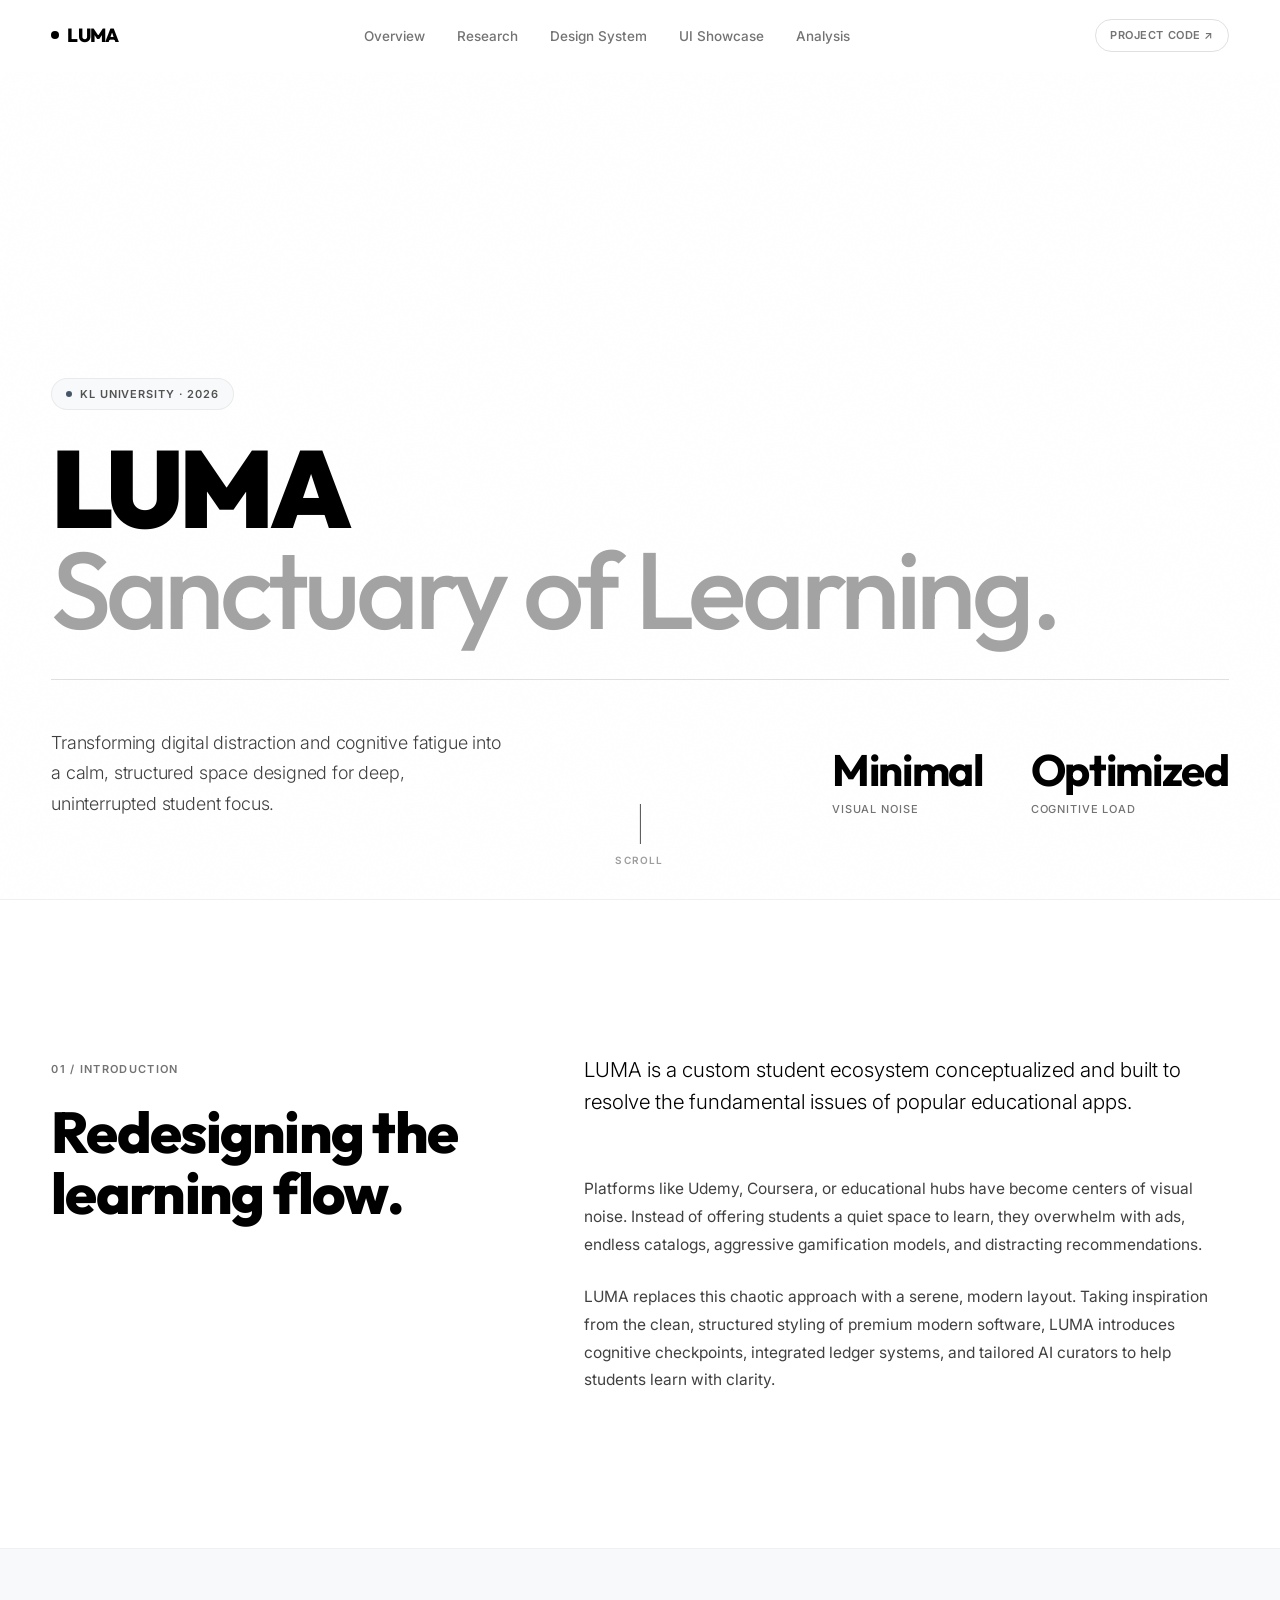
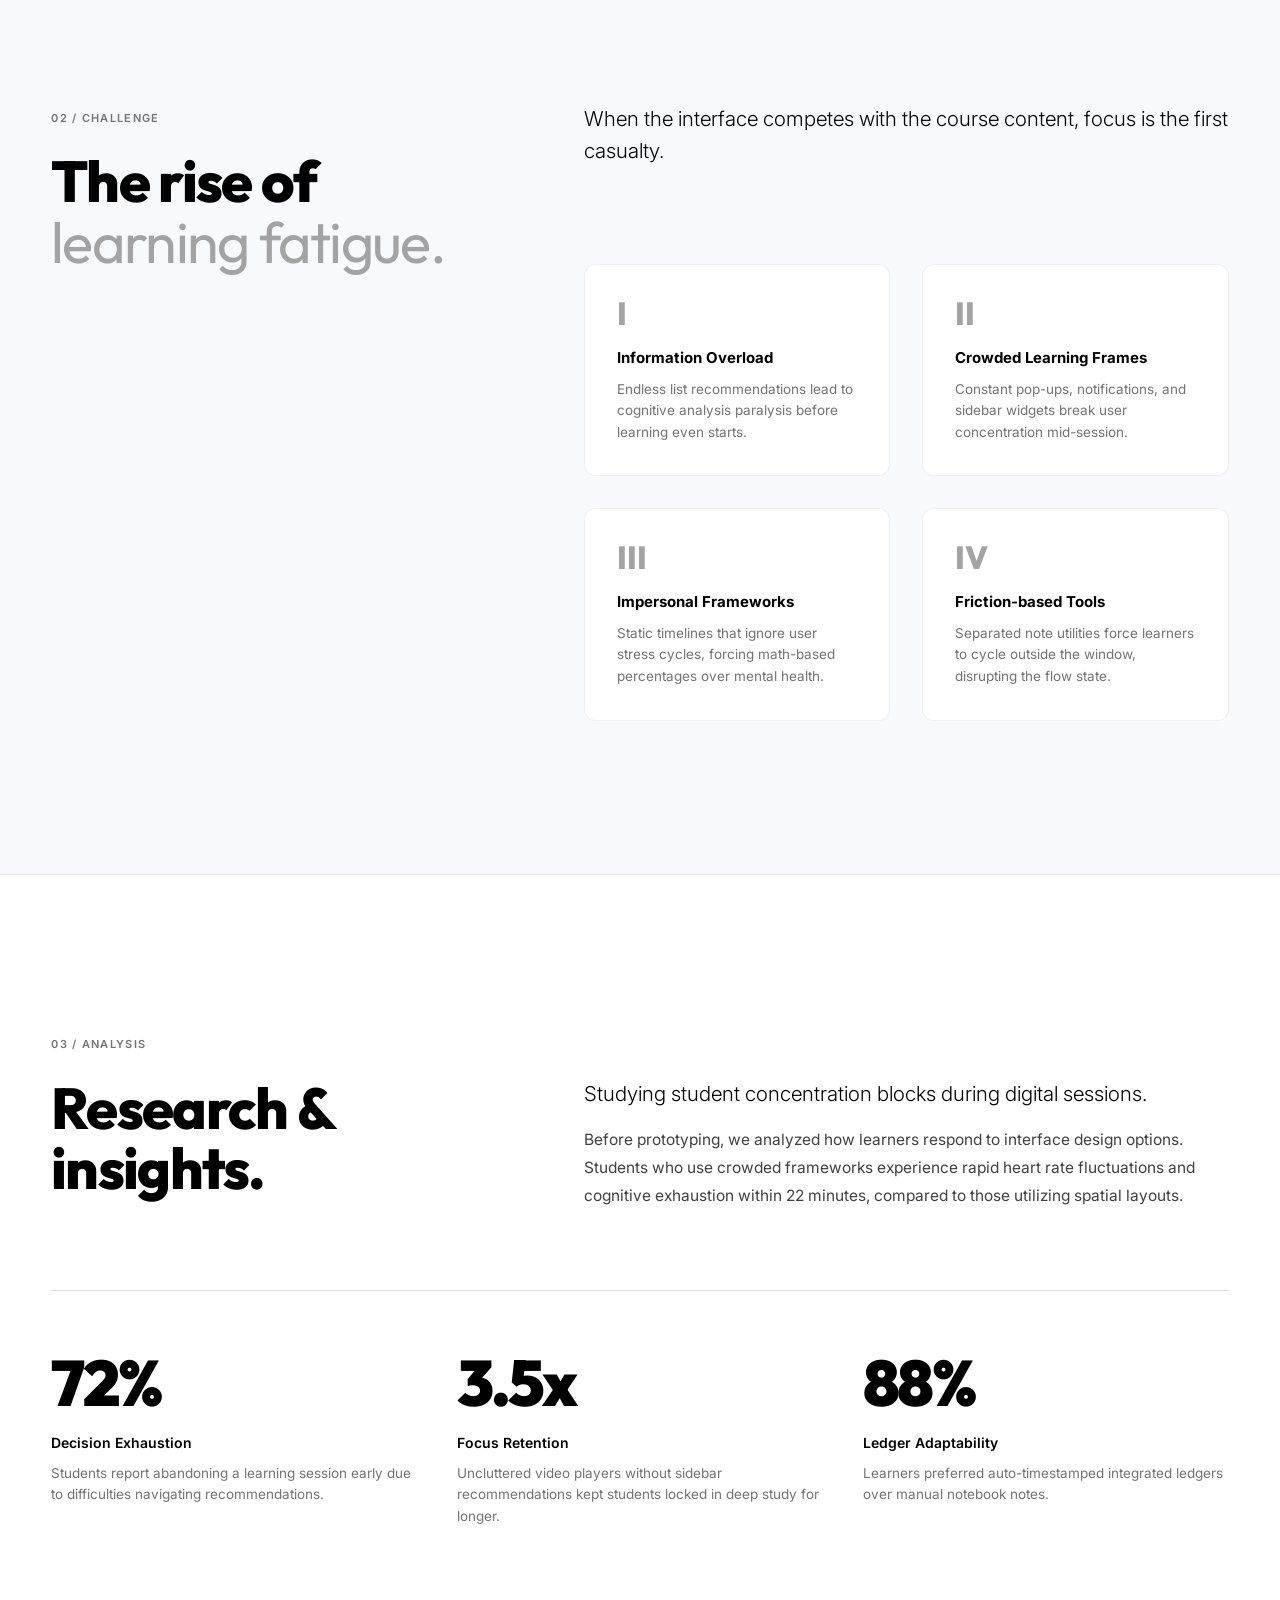
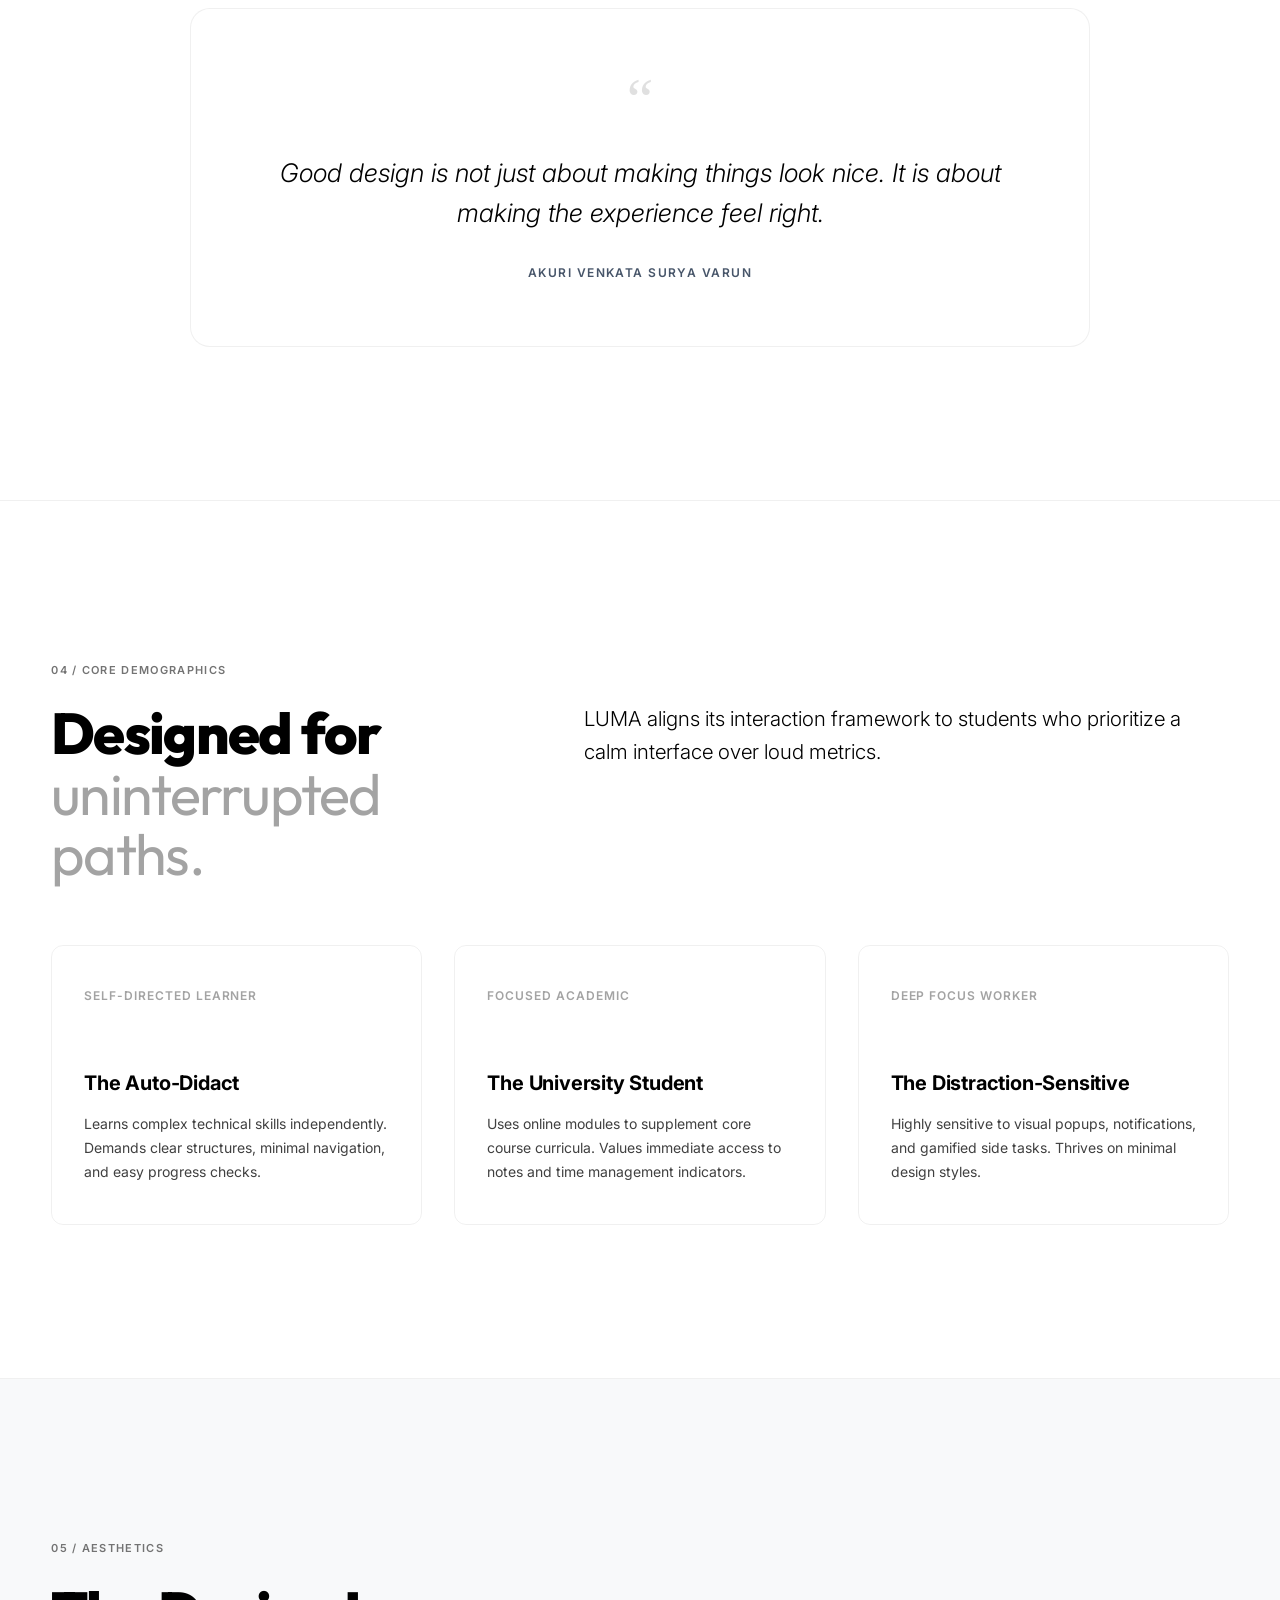
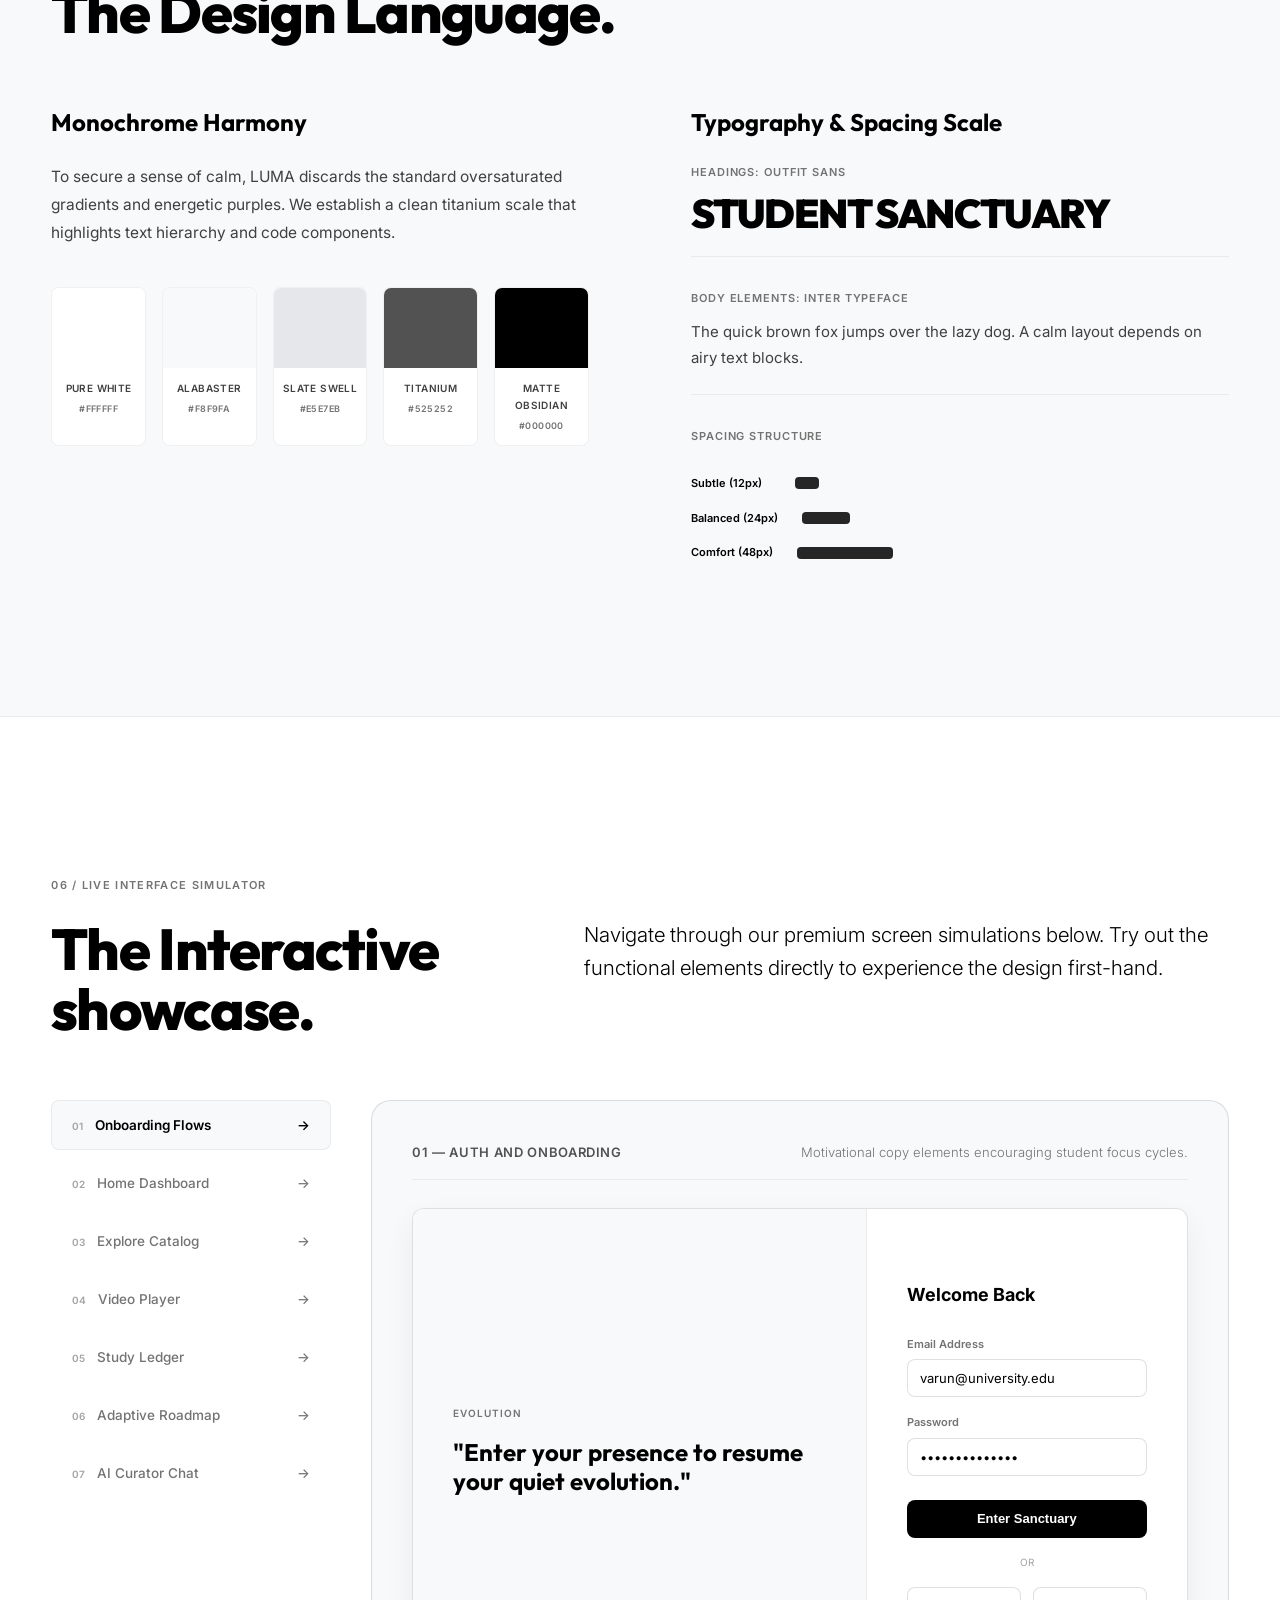
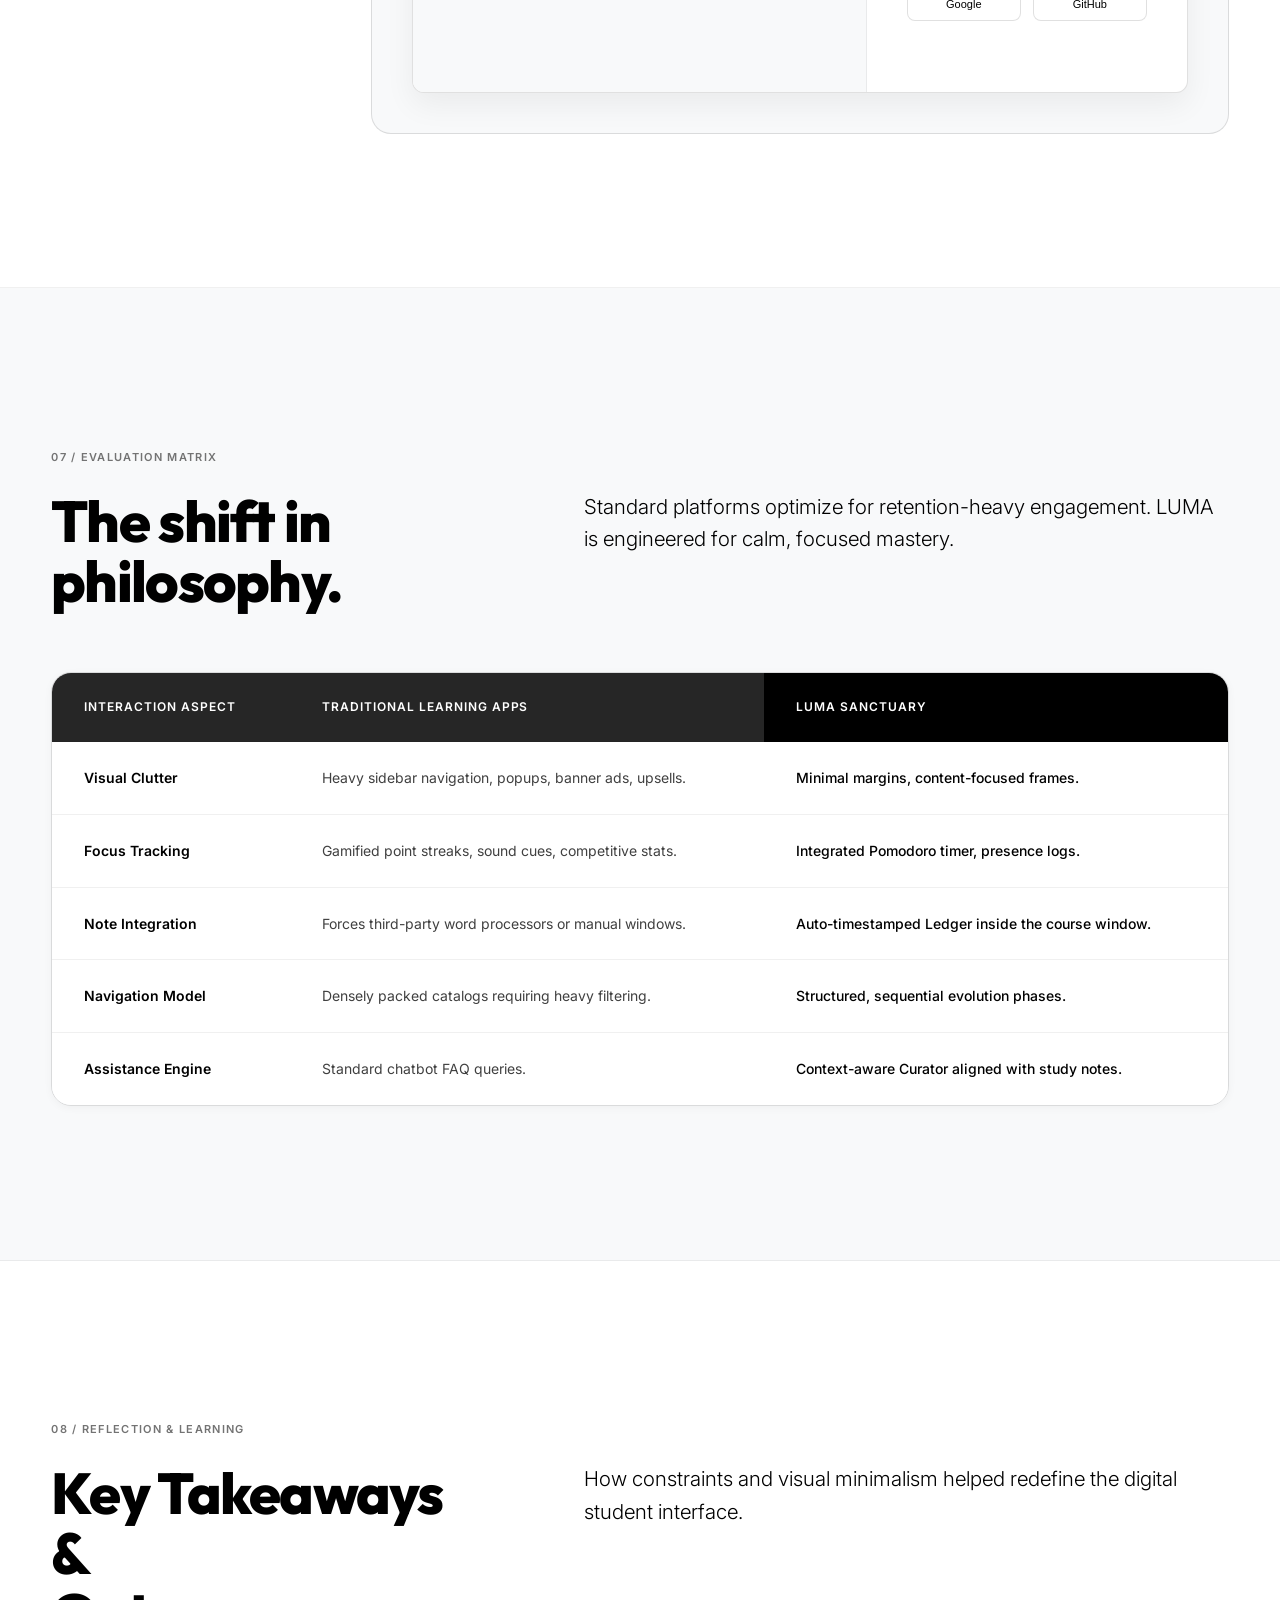
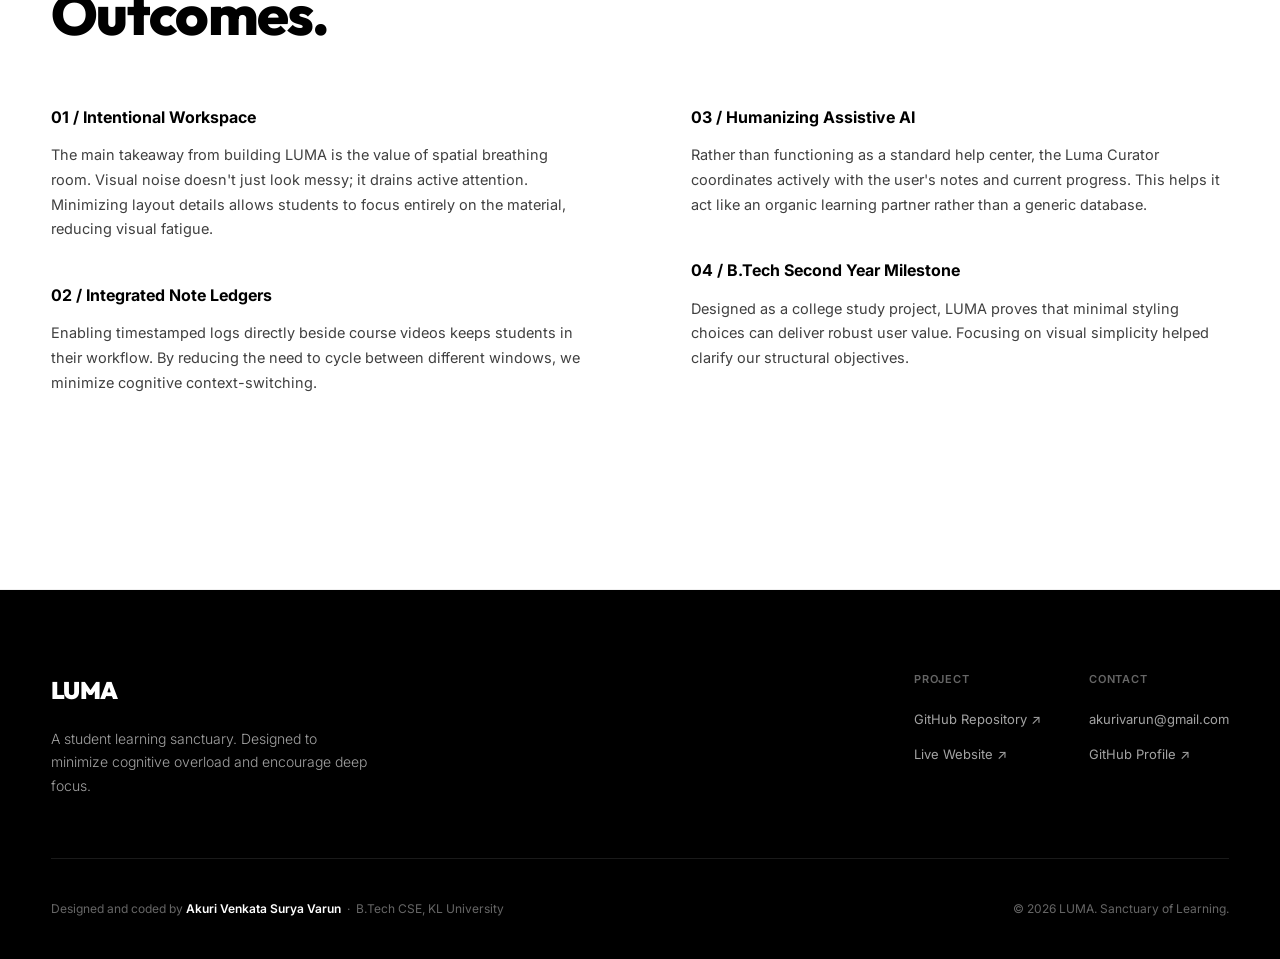
<file: LUMA.html>
<!DOCTYPE html>
<html lang="en">

<head>
    <meta charset="UTF-8">
    <meta name="viewport" content="width=device-width, initial-scale=1.0">
    <title>LUMA — sanctuary of learning | UX/UI Case Study</title>
    
    <!-- SEO Meta Tags -->
    <meta name="description" content="A premium, next-generation UX/UI Case Study for LUMA, a student learning sanctuary designed by Akuri Venkata Surya Varun to eliminate learning fatigue and cognitive overload through minimal editorial design.">
    <meta name="author" content="Akuri Venkata Surya Varun">
    
    <!-- Fonts -->
    <link rel="preconnect" href="https://fonts.googleapis.com">
    <link rel="preconnect" href="https://fonts.gstatic.com" crossorigin>
    <link href="https://fonts.googleapis.com/css2?family=Inter:wght@300;400;500;600;700&family=Outfit:wght@500;700;800;900&display=swap" rel="stylesheet">
    
    <style>
        :root {
            /* Colors */
            --bg-pure: #ffffff;
            --bg-soft: #f8f9fa;
            --bg-card: #ffffff;
            --border-light: rgba(0, 0, 0, 0.06);
            --border-med: rgba(0, 0, 0, 0.12);
            --text-title: #000000;
            --text-body: #404040;
            --text-muted: #737373;
            --accent-graphite: #262626;
            --accent-silver: #a3a3a3;
            --accent-titanium: #525252;
            --accent-blue-gray: #475569;
            --accent-blue-gray-light: #f1f5f9;
            
            /* Dark Mode Variables (Specifically for Video Learning screen) */
            --dark-bg: #0b0b0c;
            --dark-card: #121214;
            --dark-border: rgba(255, 255, 255, 0.08);
            --dark-text: #f3f4f6;
            --dark-muted: #9ca3af;
            
            /* Design Specs */
            --radius-sm: 8px;
            --radius-md: 12px;
            --radius-lg: 20px;
            --shadow-sm: 0 2px 8px rgba(0, 0, 0, 0.04);
            --shadow-md: 0 12px 30px rgba(0, 0, 0, 0.06);
            --shadow-lg: 0 30px 60px rgba(0, 0, 0, 0.09);
            --ease-cinematic: cubic-bezier(0.16, 1, 0.3, 1);
            --transition-slow: all 0.8s var(--ease-cinematic);
            --transition-med: all 0.4s var(--ease-cinematic);
            --transition-fast: all 0.2s var(--ease-cinematic);
        }

        /* ── Reset ── */
        *, *::before, *::after {
            box-sizing: border-box;
            margin: 0;
            padding: 0;
        }

        html {
            scroll-behavior: smooth;
            font-size: 16px;
            background: var(--bg-pure);
        }

        body {
            font-family: 'Inter', -apple-system, BlinkMacSystemFont, sans-serif;
            background: var(--bg-pure);
            color: var(--text-body);
            line-height: 1.7;
            -webkit-font-smoothing: antialiased;
            overflow-x: hidden;
        }

        /* ── Scroll Animations (Framer-inspired) ── */
        .reveal {
            opacity: 0;
            transform: translateY(32px);
            transition: var(--transition-slow);
        }

        .reveal.active {
            opacity: 1;
            transform: translateY(0);
        }

        .delay-1 { transition-delay: 0.1s; }
        .delay-2 { transition-delay: 0.2s; }
        .delay-3 { transition-delay: 0.3s; }
        .delay-4 { transition-delay: 0.4s; }

        /* ── Navigation ── */
        nav {
            position: fixed;
            top: 0;
            left: 0;
            right: 0;
            z-index: 1000;
            padding: 0 4vw;
            height: 72px;
            display: flex;
            align-items: center;
            justify-content: space-between;
            background: rgba(255, 255, 255, 0.85);
            backdrop-filter: blur(20px);
            -webkit-backdrop-filter: blur(20px);
            border-bottom: 1px solid transparent;
            transition: border-color 0.3s, background 0.3s;
        }

        nav.scrolled {
            border-bottom: 1px solid var(--border-light);
            background: rgba(255, 255, 255, 0.92);
        }

        .nav-logo {
            font-family: 'Outfit', sans-serif;
            font-size: 19px;
            font-weight: 800;
            letter-spacing: -0.03em;
            color: var(--text-title);
            text-decoration: none;
            display: flex;
            align-items: center;
            gap: 8px;
        }

        .nav-logo::before {
            content: '';
            width: 8px;
            height: 8px;
            border-radius: 50%;
            background: var(--text-title);
        }

        .nav-links {
            display: flex;
            gap: 32px;
            list-style: none;
        }

        .nav-links a {
            font-size: 13.5px;
            font-weight: 500;
            color: var(--text-muted);
            text-decoration: none;
            transition: var(--transition-fast);
        }

        .nav-links a:hover {
            color: var(--text-title);
        }

        .nav-pill {
            font-size: 11px;
            font-weight: 600;
            letter-spacing: 0.05em;
            text-transform: uppercase;
            color: var(--text-muted);
            padding: 6px 14px;
            border: 1px solid var(--border-med);
            border-radius: 100px;
            text-decoration: none;
            transition: var(--transition-fast);
        }

        .nav-pill:hover {
            background: var(--text-title);
            color: var(--bg-pure);
            border-color: var(--text-title);
        }

        /* ── Scroll Progress Indicator ── */
        .progress-bar-container {
            position: fixed;
            top: 0;
            left: 0;
            width: 100%;
            height: 2px;
            z-index: 1001;
            background: transparent;
            pointer-events: none;
        }

        .progress-bar-fill {
            height: 100%;
            width: 0%;
            background: var(--accent-graphite);
            transition: width 0.1s linear;
        }

        /* ── Hero Section ── */
        .hero {
            min-height: 100vh;
            display: flex;
            flex-direction: column;
            justify-content: flex-end;
            padding: 0 4vw 80px;
            position: relative;
            background: var(--bg-pure);
            overflow: hidden;
        }

        .hero-noise {
            position: absolute;
            inset: 0;
            background-image: url("data:image/svg+xml,%3Csvg viewBox='0 0 256 256' xmlns='http://www.w3.org/2000/svg'%3E%3Cfilter id='noise'%3E%3CfeTurbulence type='fractalNoise' baseFrequency='0.85' numOctaves='3' stitchTiles='stitch'/%3E%3C/filter%3E%3Crect width='100%25' height='100%25' filter='url(%23noise)' opacity='0.015'/%3E%3C/svg%3E");
            background-size: 180px;
            pointer-events: none;
            opacity: 0.75;
        }

        .hero-container {
            position: relative;
            z-index: 2;
            width: 100%;
            max-width: 1300px;
            margin: 0 auto;
        }

        .hero-badge {
            display: inline-flex;
            align-items: center;
            gap: 8px;
            padding: 6px 14px;
            background: var(--bg-soft);
            border: 1px solid var(--border-light);
            border-radius: 100px;
            font-size: 11px;
            font-weight: 600;
            color: var(--accent-titanium);
            letter-spacing: 0.08em;
            text-transform: uppercase;
            margin-bottom: 28px;
            opacity: 0;
            animation: slideUpFade 1.2s var(--ease-cinematic) 0.2s forwards;
        }

        .hero-badge::before {
            content: '';
            width: 6px;
            height: 6px;
            background: var(--accent-blue-gray);
            border-radius: 50%;
        }

        .hero-title {
            font-family: 'Outfit', sans-serif;
            font-size: clamp(48px, 8.5vw, 110px);
            font-weight: 900;
            line-height: 0.92;
            letter-spacing: -0.04em;
            color: var(--text-title);
            max-width: 1100px;
            margin-bottom: 40px;
            opacity: 0;
            animation: slideUpFade 1.3s var(--ease-cinematic) 0.35s forwards;
        }

        .hero-title span {
            font-weight: 500;
            color: var(--accent-silver);
            display: block;
        }

        .hero-meta {
            display: flex;
            justify-content: space-between;
            align-items: flex-end;
            border-top: 1px solid var(--border-med);
            padding-top: 48px;
            margin-top: 40px;
            flex-wrap: wrap;
            gap: 32px;
            opacity: 0;
            animation: slideUpFade 1.4s var(--ease-cinematic) 0.5s forwards;
        }

        .hero-desc {
            font-size: clamp(16px, 1.4vw, 20px);
            color: var(--text-body);
            font-weight: 300;
            max-width: 460px;
            line-height: 1.7;
            letter-spacing: -0.01em;
        }

        .hero-stats {
            display: flex;
            gap: 48px;
        }

        .stat-item {
            display: flex;
            flex-direction: column;
        }

        .stat-num {
            font-family: 'Outfit', sans-serif;
            font-size: clamp(28px, 3.5vw, 44px);
            font-weight: 700;
            color: var(--text-title);
            line-height: 1;
            letter-spacing: -0.03em;
        }

        .stat-lbl {
            font-size: 11px;
            font-weight: 500;
            color: var(--text-muted);
            margin-top: 8px;
            letter-spacing: 0.08em;
            text-transform: uppercase;
        }

        /* ── Scroll Cue ── */
        .scroll-cue {
            position: absolute;
            bottom: 30px;
            left: 50%;
            transform: translateX(-50%);
            display: flex;
            flex-direction: column;
            align-items: center;
            gap: 8px;
            opacity: 0;
            animation: fadeIn 1.5s var(--ease-cinematic) 1.2s forwards;
        }

        .scroll-line {
            width: 1px;
            height: 40px;
            background: linear-gradient(to bottom, var(--text-title) 50%, transparent 50%);
            background-size: 100% 200%;
            background-position: 100% 0%;
            animation: scrollLineAnimation 2.2s cubic-bezier(0.16, 1, 0.3, 1) infinite;
        }

        .scroll-lbl {
            font-size: 10px;
            font-weight: 600;
            letter-spacing: 0.12em;
            text-transform: uppercase;
            color: var(--text-muted);
        }

        /* Keyframes */
        @keyframes slideUpFade {
            0% { opacity: 0; transform: translateY(40px); }
            100% { opacity: 1; transform: translateY(0); }
        }

        @keyframes fadeIn {
            0% { opacity: 0; }
            100% { opacity: 0.7; }
        }

        @keyframes scrollLineAnimation {
            0% { background-position: 100% 0%; }
            50% { background-position: 100% 100%; }
            100% { background-position: 100% 200%; }
        }

        /* ── Grid/Layout Base ── */
        section {
            padding: clamp(80px, 12vw, 160px) 4vw;
            border-bottom: 1px solid var(--border-light);
            background: var(--bg-pure);
        }

        .section-inner {
            max-width: 1300px;
            margin: 0 auto;
        }

        .section-tag {
            font-size: 11px;
            font-weight: 600;
            color: var(--text-muted);
            letter-spacing: 0.12em;
            text-transform: uppercase;
            margin-bottom: 24px;
            display: inline-block;
        }

        /* ── Problem Section ── */
        .problem {
            background: var(--bg-soft);
        }

        .editorial-layout {
            display: grid;
            grid-template-columns: 1.2fr 1.8fr;
            gap: 8vw;
            align-items: start;
        }

        .section-h2 {
            font-family: 'Outfit', sans-serif;
            font-size: clamp(36px, 4.5vw, 62px);
            font-weight: 800;
            line-height: 1.05;
            letter-spacing: -0.03em;
            color: var(--text-title);
        }

        .section-h2 span {
            color: var(--accent-silver);
            font-weight: 400;
        }

        .problem-right {
            display: flex;
            flex-direction: column;
            gap: 40px;
        }

        .editorial-lead {
            font-size: clamp(18px, 1.6vw, 24px);
            font-weight: 300;
            color: var(--text-title);
            line-height: 1.6;
            margin-bottom: 16px;
        }

        .editorial-body {
            font-size: 15.5px;
            color: var(--text-body);
            font-weight: 400;
            line-height: 1.8;
        }

        .editorial-body p + p {
            margin-top: 24px;
        }

        .bullets-grid {
            display: grid;
            grid-template-columns: 1fr 1fr;
            gap: 32px;
            margin-top: 40px;
        }

        .bullet-card {
            padding: 32px;
            background: var(--bg-pure);
            border: 1px solid var(--border-light);
            border-radius: var(--radius-md);
            transition: var(--transition-med);
        }

        .bullet-card:hover {
            transform: translateY(-4px);
            box-shadow: var(--shadow-sm);
            border-color: var(--border-med);
        }

        .bullet-num {
            font-family: 'Outfit', sans-serif;
            font-size: 32px;
            font-weight: 800;
            color: var(--accent-silver);
            line-height: 1;
            margin-bottom: 16px;
        }

        .bullet-title {
            font-size: 15px;
            font-weight: 700;
            color: var(--text-title);
            margin-bottom: 8px;
        }

        .bullet-desc {
            font-size: 13.5px;
            color: var(--text-muted);
            line-height: 1.6;
        }

        /* ── Research Insights Section ── */
        .research-summary {
            margin-top: 80px;
            display: grid;
            grid-template-columns: repeat(3, 1fr);
            gap: 40px;
            border-top: 1px solid var(--border-med);
            padding-top: 60px;
        }

        .insight-stat {
            display: flex;
            flex-direction: column;
        }

        .insight-num {
            font-family: 'Outfit', sans-serif;
            font-size: 64px;
            font-weight: 900;
            color: var(--text-title);
            letter-spacing: -0.04em;
            line-height: 1;
        }

        .insight-lbl {
            font-size: 14px;
            font-weight: 600;
            color: var(--text-title);
            margin: 16px 0 8px;
        }

        .insight-desc {
            font-size: 13.5px;
            color: var(--text-muted);
            line-height: 1.6;
        }

        /* ── Quotes Slider ── */
        .quote-slider {
            margin-top: 80px;
            background: var(--bg-pure);
            border: 1px solid var(--border-light);
            border-radius: var(--radius-lg);
            padding: 60px 80px;
            text-align: center;
            max-width: 900px;
            margin-left: auto;
            margin-right: auto;
            position: relative;
        }

        .quote-icon {
            font-size: 60px;
            font-family: Georgia, serif;
            line-height: 1;
            color: var(--border-med);
            display: block;
            margin-bottom: 24px;
        }

        .quote-text {
            font-size: clamp(18px, 2vw, 26px);
            font-weight: 300;
            font-style: italic;
            color: var(--text-title);
            line-height: 1.6;
            margin-bottom: 24px;
        }

        .quote-author {
            font-size: 12px;
            font-weight: 600;
            letter-spacing: 0.12em;
            text-transform: uppercase;
            color: var(--accent-blue-gray);
        }

        /* ── Target Users & Goals ── */
        .targets {
            background: var(--bg-pure);
        }

        .targets-grid {
            display: grid;
            grid-template-columns: repeat(3, 1fr);
            gap: 32px;
            margin-top: 60px;
        }

        .target-card {
            border: 1px solid var(--border-light);
            border-radius: var(--radius-md);
            padding: 40px 32px;
            transition: var(--transition-med);
            display: flex;
            flex-direction: column;
            justify-content: space-between;
            min-height: 280px;
        }

        .target-card:hover {
            border-color: var(--text-title);
        }

        .target-role {
            font-size: 12px;
            font-weight: 600;
            letter-spacing: 0.08em;
            text-transform: uppercase;
            color: var(--accent-silver);
            margin-bottom: 24px;
            display: block;
        }

        .target-title {
            font-size: 20px;
            font-weight: 700;
            color: var(--text-title);
            margin-bottom: 12px;
            letter-spacing: -0.01em;
        }

        .target-desc {
            font-size: 14px;
            color: var(--text-body);
            line-height: 1.7;
        }

        /* ── Design System Showcase ── */
        .design-sys {
            background: var(--bg-soft);
        }

        .ds-grid {
            display: grid;
            grid-template-columns: 1fr 1fr;
            gap: 8vw;
            margin-top: 60px;
            align-items: flex-start;
        }

        .ds-left h3 {
            font-family: 'Outfit', sans-serif;
            font-size: 24px;
            font-weight: 700;
            color: var(--text-title);
            margin-bottom: 20px;
        }

        .ds-palette {
            display: grid;
            grid-template-columns: repeat(5, 1fr);
            gap: 16px;
            margin-bottom: 48px;
        }

        .ds-swatch {
            border-radius: var(--radius-sm);
            overflow: hidden;
            border: 1px solid var(--border-light);
            text-align: center;
            background: var(--bg-pure);
            transition: var(--transition-med);
        }

        .ds-swatch:hover {
            transform: translateY(-4px);
            box-shadow: var(--shadow-sm);
        }

        .ds-color {
            height: 80px;
            width: 100%;
        }

        .ds-color-lbl {
            padding: 12px 6px;
            font-size: 10px;
            font-weight: 600;
            text-transform: uppercase;
            letter-spacing: 0.04em;
        }

        .ds-color-lbl span {
            display: block;
            font-size: 9px;
            color: var(--text-muted);
            margin-top: 4px;
        }

        .ds-typo-item {
            margin-bottom: 32px;
            border-bottom: 1px solid var(--border-light);
            padding-bottom: 24px;
        }

        .ds-typo-item:last-child {
            border-bottom: none;
        }

        .ds-typo-label {
            font-size: 11px;
            font-weight: 600;
            color: var(--text-muted);
            letter-spacing: 0.08em;
            text-transform: uppercase;
            margin-bottom: 12px;
        }

        .ds-typo-preview-h1 {
            font-family: 'Outfit', sans-serif;
            font-size: 40px;
            font-weight: 900;
            color: var(--text-title);
            line-height: 0.95;
            letter-spacing: -0.04em;
        }

        .ds-typo-preview-body {
            font-family: 'Inter', sans-serif;
            font-size: 15px;
            color: var(--text-body);
            line-height: 1.7;
        }

        /* ── Spacing showcase ── */
        .ds-spacing {
            display: flex;
            flex-direction: column;
            gap: 16px;
            margin-top: 24px;
        }

        .ds-space-row {
            display: flex;
            align-items: center;
            gap: 24px;
        }

        .ds-space-bar {
            height: 12px;
            background: var(--accent-graphite);
            border-radius: 4px;
        }

        .ds-space-lbl {
            font-size: 11px;
            font-weight: 600;
            color: var(--text-title);
            min-width: 80px;
        }

        /* ── UI Showcase Simulator (Premium Masterpiece) ── */
        .showcase {
            background: var(--bg-pure);
        }

        .showcase-grid {
            display: grid;
            grid-template-columns: 280px 1fr;
            gap: 40px;
            margin-top: 60px;
            align-items: flex-start;
        }

        .showcase-menu {
            display: flex;
            flex-direction: column;
            gap: 8px;
            position: sticky;
            top: 112px;
            z-index: 10;
        }

        .menu-btn {
            background: none;
            border: 1px solid transparent;
            text-align: left;
            padding: 16px 20px;
            font-family: 'Inter', sans-serif;
            font-size: 13.5px;
            font-weight: 500;
            color: var(--text-muted);
            border-radius: var(--radius-sm);
            cursor: pointer;
            transition: var(--transition-fast);
            display: flex;
            align-items: center;
            justify-content: space-between;
        }

        .menu-btn:hover {
            color: var(--text-title);
            background: var(--bg-soft);
        }

        .menu-btn.active {
            color: var(--text-title);
            background: var(--bg-soft);
            border-color: var(--border-light);
            font-weight: 600;
        }

        .menu-btn .menu-idx {
            font-size: 10px;
            font-weight: 600;
            color: var(--accent-silver);
            margin-right: 12px;
        }

        /* Simulated Screen Viewport */
        .screen-container {
            background: var(--bg-soft);
            border: 1px solid var(--border-med);
            border-radius: var(--radius-lg);
            padding: 40px;
            min-height: 600px;
            position: relative;
            display: flex;
            flex-direction: column;
            justify-content: center;
            transition: var(--transition-med);
        }

        .screen-container:hover {
            box-shadow: var(--shadow-lg);
        }

        /* Content panels switcher */
        .screen-panel {
            display: none;
            opacity: 0;
            transform: translateY(12px);
            transition: opacity 0.4s var(--ease-cinematic), transform 0.4s var(--ease-cinematic);
            width: 100%;
        }

        .screen-panel.active {
            display: block;
            opacity: 1;
            transform: translateY(0);
        }

        .screen-header-meta {
            margin-bottom: 28px;
            padding-bottom: 16px;
            border-bottom: 1px solid var(--border-light);
            display: flex;
            justify-content: space-between;
            align-items: center;
        }

        .screen-headline {
            font-size: 13px;
            font-weight: 600;
            color: var(--accent-titanium);
            letter-spacing: 0.05em;
            text-transform: uppercase;
        }

        .screen-subline {
            font-size: 13px;
            color: var(--text-muted);
            font-weight: 300;
            max-width: 500px;
            text-align: right;
        }

        /* ── Frame Mockups Inner Structure ── */
        .device-mockup {
            width: 100%;
            border-radius: var(--radius-md);
            overflow: hidden;
            border: 1px solid var(--border-med);
            background: var(--bg-pure);
            box-shadow: var(--shadow-md);
            aspect-ratio: 16/10;
            display: flex;
            position: relative;
        }

        /* Device dark mode modification */
        .device-mockup.dark {
            background: var(--dark-bg);
            border-color: var(--dark-border);
            color: var(--dark-text);
        }

        /* ── MOCKUP ELEMENTS ── */
        .app-sidebar {
            width: 200px;
            border-right: 1px solid var(--border-light);
            background: var(--bg-soft);
            padding: 24px 16px;
            display: flex;
            flex-direction: column;
            gap: 24px;
            flex-shrink: 0;
        }

        .device-mockup.dark .app-sidebar {
            background: var(--dark-bg);
            border-right-color: var(--dark-border);
        }

        .app-logo {
            font-family: 'Outfit', sans-serif;
            font-size: 16px;
            font-weight: 800;
            color: var(--text-title);
            display: flex;
            align-items: center;
            gap: 6px;
        }

        .device-mockup.dark .app-logo {
            color: var(--dark-text);
        }

        .app-logo::before {
            content: '';
            width: 6px;
            height: 6px;
            border-radius: 50%;
            background: var(--accent-blue-gray);
        }

        .app-nav {
            display: flex;
            flex-direction: column;
            gap: 6px;
        }

        .app-nav-item {
            padding: 8px 12px;
            font-size: 12px;
            font-weight: 500;
            color: var(--text-muted);
            border-radius: var(--radius-sm);
            text-decoration: none;
            display: flex;
            align-items: center;
            gap: 8px;
        }

        .device-mockup.dark .app-nav-item {
            color: var(--dark-muted);
        }

        .app-nav-item.active {
            background: rgba(0, 0, 0, 0.04);
            color: var(--text-title);
            font-weight: 600;
        }

        .device-mockup.dark .app-nav-item.active {
            background: rgba(255, 255, 255, 0.08);
            color: var(--dark-text);
        }

        .app-main {
            flex: 1;
            padding: 32px;
            overflow-y: auto;
            display: flex;
            flex-direction: column;
            height: 100%;
        }

        /* 1. Auth Page Layout */
        .auth-layout {
            display: flex;
            width: 100%;
            height: 100%;
        }

        .auth-visual {
            flex: 1;
            background: var(--bg-soft);
            border-right: 1px solid var(--border-light);
            display: flex;
            flex-direction: column;
            justify-content: center;
            padding: 40px;
        }

        .auth-visual-tag {
            font-size: 10px;
            font-weight: 600;
            letter-spacing: 0.1em;
            color: var(--text-muted);
            text-transform: uppercase;
            margin-bottom: 16px;
        }

        .auth-visual-h2 {
            font-family: 'Outfit', sans-serif;
            font-size: 24px;
            font-weight: 700;
            color: var(--text-title);
            line-height: 1.2;
        }

        .auth-form-side {
            width: 320px;
            padding: 40px;
            display: flex;
            flex-direction: column;
            justify-content: center;
        }

        .auth-input-group {
            margin-bottom: 16px;
        }

        .auth-label {
            font-size: 11px;
            font-weight: 600;
            color: var(--text-muted);
            margin-bottom: 6px;
            display: block;
        }

        .auth-input {
            width: 100%;
            height: 38px;
            border: 1px solid var(--border-med);
            border-radius: var(--radius-sm);
            padding: 0 12px;
            font-size: 13px;
            font-family: inherit;
            outline: none;
            transition: var(--transition-fast);
        }

        .auth-input:focus {
            border-color: var(--text-title);
        }

        .auth-btn {
            width: 100%;
            height: 38px;
            background: var(--text-title);
            color: var(--bg-pure);
            border: none;
            border-radius: var(--radius-sm);
            font-size: 13px;
            font-weight: 600;
            cursor: pointer;
            margin-top: 8px;
            transition: var(--transition-fast);
        }

        .auth-btn:hover {
            opacity: 0.9;
        }

        .auth-divider {
            text-align: center;
            font-size: 10px;
            color: var(--accent-silver);
            margin: 16px 0;
            position: relative;
        }

        .auth-oauth-btns {
            display: grid;
            grid-template-columns: 1fr 1fr;
            gap: 12px;
        }

        .oauth-btn {
            height: 34px;
            border: 1px solid var(--border-med);
            border-radius: var(--radius-sm);
            background: var(--bg-pure);
            font-size: 11px;
            font-weight: 500;
            cursor: pointer;
            display: flex;
            align-items: center;
            justify-content: center;
            gap: 6px;
        }

        /* 2. Home Dashboard (With Live Pomodoro Widget) */
        .dash-greeting {
            font-family: 'Outfit', sans-serif;
            font-size: 20px;
            font-weight: 700;
            color: var(--text-title);
            margin-bottom: 4px;
        }

        .dash-sub {
            font-size: 12px;
            color: var(--text-muted);
            margin-bottom: 24px;
        }

        .dash-grid {
            display: grid;
            grid-template-columns: 1.4fr 1fr;
            gap: 20px;
            flex: 1;
        }

        .pomo-widget {
            border: 1px solid var(--border-med);
            border-radius: var(--radius-md);
            padding: 24px;
            background: var(--bg-soft);
            display: flex;
            flex-direction: column;
            align-items: center;
            justify-content: center;
            text-align: center;
        }

        .pomo-title {
            font-size: 11px;
            font-weight: 600;
            letter-spacing: 0.08em;
            text-transform: uppercase;
            color: var(--text-muted);
            margin-bottom: 12px;
        }

        .pomo-timer {
            font-family: 'Outfit', sans-serif;
            font-size: 40px;
            font-weight: 900;
            color: var(--text-title);
            line-height: 1;
            margin-bottom: 16px;
            letter-spacing: -0.02em;
        }

        .pomo-controls {
            display: flex;
            gap: 12px;
        }

        .pomo-btn {
            padding: 6px 14px;
            border-radius: 100px;
            font-size: 11px;
            font-weight: 600;
            cursor: pointer;
            border: 1px solid var(--border-med);
            background: var(--bg-pure);
            transition: var(--transition-fast);
        }

        .pomo-btn.primary {
            background: var(--text-title);
            color: var(--bg-pure);
            border-color: var(--text-title);
        }

        /* Dashboard Goals Checklist Widget */
        .dash-card {
            border: 1px solid var(--border-light);
            border-radius: var(--radius-md);
            padding: 20px;
            background: var(--bg-pure);
        }

        .card-header-sm {
            font-size: 12px;
            font-weight: 600;
            color: var(--text-title);
            margin-bottom: 16px;
            display: flex;
            justify-content: space-between;
            align-items: center;
        }

        .checklist-item {
            display: flex;
            align-items: center;
            gap: 10px;
            margin-bottom: 12px;
            font-size: 12.5px;
            cursor: pointer;
        }

        .checklist-item input {
            cursor: pointer;
        }

        .checklist-item.done span {
            text-decoration: line-through;
            color: var(--text-muted);
        }

        /* 3. Explore View */
        .explore-banner {
            background: var(--bg-soft);
            padding: 20px;
            border-radius: var(--radius-md);
            margin-bottom: 20px;
            border: 1px solid var(--border-light);
        }

        .explore-banner h4 {
            font-family: 'Outfit', sans-serif;
            font-size: 18px;
            font-weight: 700;
            color: var(--text-title);
        }

        .explore-filters {
            display: flex;
            gap: 8px;
            margin-bottom: 20px;
            flex-wrap: wrap;
        }

        .filter-chip {
            padding: 6px 14px;
            border-radius: 100px;
            border: 1px solid var(--border-light);
            background: var(--bg-pure);
            font-size: 11px;
            font-weight: 500;
            color: var(--text-muted);
            cursor: pointer;
            transition: var(--transition-fast);
        }

        .filter-chip.active {
            background: var(--text-title);
            color: var(--bg-pure);
            border-color: var(--text-title);
        }

        .course-grid {
            display: grid;
            grid-template-columns: 1fr 1fr;
            gap: 16px;
        }

        .course-card {
            border: 1px solid var(--border-light);
            border-radius: var(--radius-sm);
            padding: 16px;
            transition: var(--transition-med);
            display: flex;
            flex-direction: column;
            justify-content: space-between;
        }

        .course-card:hover {
            border-color: var(--text-title);
        }

        .course-meta {
            font-size: 9px;
            font-weight: 600;
            color: var(--accent-silver);
            text-transform: uppercase;
            letter-spacing: 0.08em;
            margin-bottom: 8px;
        }

        .course-title {
            font-size: 13.5px;
            font-weight: 700;
            color: var(--text-title);
            line-height: 1.3;
            margin-bottom: 8px;
        }

        .course-footer {
            display: flex;
            justify-content: space-between;
            align-items: center;
            margin-top: 12px;
            font-size: 11px;
            color: var(--text-muted);
        }

        /* 4. Video Learning View (Dark mode) */
        .video-player-container {
            width: 100%;
            height: 100%;
            display: flex;
        }

        .video-main {
            flex: 1;
            display: flex;
            flex-direction: column;
            padding: 20px;
            border-right: 1px solid var(--dark-border);
        }

        .video-box {
            width: 100%;
            aspect-ratio: 16/9;
            background: #000;
            border-radius: var(--radius-sm);
            border: 1px solid var(--dark-border);
            display: flex;
            flex-direction: column;
            align-items: center;
            justify-content: center;
            position: relative;
            overflow: hidden;
        }

        .video-center-controls {
            display: flex;
            flex-direction: column;
            align-items: center;
            gap: 12px;
            z-index: 2;
        }

        .play-ring {
            width: 48px;
            height: 48px;
            border-radius: 50%;
            background: rgba(255, 255, 255, 0.1);
            border: 1px solid rgba(255, 255, 255, 0.3);
            display: flex;
            align-items: center;
            justify-content: center;
            cursor: pointer;
            transition: var(--transition-fast);
        }

        .play-ring:hover {
            transform: scale(1.08);
            background: rgba(255, 255, 255, 0.2);
        }

        .play-ring svg {
            width: 14px;
            height: 14px;
            fill: #fff;
            margin-left: 2px;
        }

        .video-duration-text {
            font-size: 11px;
            color: var(--dark-muted);
            letter-spacing: 0.05em;
        }

        .video-bottom-bar {
            position: absolute;
            bottom: 0;
            left: 0;
            right: 0;
            padding: 12px;
            background: linear-gradient(to top, rgba(0,0,0,0.8), transparent);
            display: flex;
            align-items: center;
            gap: 12px;
        }

        .video-timeline-bar {
            flex: 1;
            height: 3px;
            background: rgba(255,255,255,0.2);
            border-radius: 1px;
            position: relative;
        }

        .video-timeline-fill {
            width: 35%;
            height: 100%;
            background: #fff;
            border-radius: 1px;
        }

        .video-meta-info {
            margin-top: 16px;
        }

        .video-meta-tag {
            font-size: 9px;
            font-weight: 600;
            color: var(--dark-muted);
            text-transform: uppercase;
            letter-spacing: 0.08em;
            margin-bottom: 6px;
        }

        .video-meta-title {
            font-family: 'Outfit', sans-serif;
            font-size: 16px;
            font-weight: 700;
            color: var(--dark-text);
        }

        .cognitive-badge {
            display: inline-flex;
            align-items: center;
            gap: 6px;
            padding: 4px 8px;
            background: rgba(255, 255, 255, 0.05);
            border: 1px solid var(--dark-border);
            border-radius: 100px;
            font-size: 10px;
            color: var(--dark-muted);
            margin-top: 8px;
        }

        .cognitive-badge::before {
            content: '';
            width: 5px;
            height: 5px;
            border-radius: 50%;
            background: #10b981;
        }

        /* 5. Study Ledger Panel */
        .video-sidebar {
            width: 240px;
            display: flex;
            flex-direction: column;
            background: var(--dark-card);
        }

        .sidebar-tabs {
            display: grid;
            grid-template-columns: 1fr 1fr;
            border-bottom: 1px solid var(--dark-border);
        }

        .sidebar-tab-btn {
            background: none;
            border: none;
            padding: 12px 6px;
            font-size: 11px;
            font-weight: 600;
            color: var(--dark-muted);
            cursor: pointer;
            text-align: center;
            text-transform: uppercase;
            letter-spacing: 0.04em;
        }

        .sidebar-tab-btn.active {
            color: var(--dark-text);
            border-bottom: 1px solid var(--dark-text);
        }

        .sidebar-content-area {
            flex: 1;
            padding: 16px;
            overflow-y: auto;
            display: flex;
            flex-direction: column;
        }

        .timeline-outline-list {
            list-style: none;
            display: flex;
            flex-direction: column;
            gap: 12px;
        }

        .outline-item {
            display: flex;
            gap: 8px;
            font-size: 11.5px;
            cursor: pointer;
        }

        .outline-time {
            font-weight: 600;
            color: var(--dark-text);
            min-width: 32px;
        }

        .outline-title {
            color: var(--dark-muted);
            transition: var(--transition-fast);
        }

        .outline-item:hover .outline-title {
            color: var(--dark-text);
        }

        .ai-insight-box {
            background: rgba(255,255,255,0.03);
            border: 1px solid var(--dark-border);
            border-radius: var(--radius-sm);
            padding: 12px;
            margin-top: 16px;
        }

        .ai-insight-hdr {
            font-size: 10px;
            font-weight: 600;
            color: var(--dark-text);
            margin-bottom: 4px;
            display: flex;
            align-items: center;
            gap: 4px;
        }

        .ai-insight-body {
            font-size: 10.5px;
            color: var(--dark-muted);
            line-height: 1.4;
        }

        /* Ledger note inputs */
        .ledger-notes-container {
            display: flex;
            flex-direction: column;
            gap: 8px;
            flex: 1;
        }

        .ledger-note-item {
            font-size: 11px;
            background: rgba(255,255,255,0.03);
            border: 1px solid var(--dark-border);
            padding: 8px;
            border-radius: 4px;
            color: var(--dark-text);
        }

        .ledger-note-time {
            font-weight: 600;
            color: var(--dark-muted);
            margin-right: 6px;
        }

        .ledger-form {
            margin-top: auto;
            display: flex;
            gap: 6px;
            padding-top: 12px;
            border-top: 1px solid var(--dark-border);
        }

        .ledger-input {
            flex: 1;
            height: 30px;
            background: rgba(255,255,255,0.05);
            border: 1px solid var(--dark-border);
            border-radius: 4px;
            color: #fff;
            font-size: 11px;
            padding: 0 8px;
            outline: none;
        }

        .ledger-btn {
            height: 30px;
            padding: 0 10px;
            background: #fff;
            color: #000;
            border: none;
            border-radius: 4px;
            font-size: 11px;
            font-weight: 600;
            cursor: pointer;
        }

        /* 6. Roadmap Progress Timeline */
        .roadmap-container {
            width: 100%;
            max-width: 500px;
            margin: 0 auto;
        }

        .roadmap-timeline {
            position: relative;
            padding-left: 24px;
            display: flex;
            flex-direction: column;
            gap: 24px;
        }

        .roadmap-timeline::before {
            content: '';
            position: absolute;
            top: 4px;
            bottom: 4px;
            left: 5px;
            width: 1px;
            background: var(--border-med);
        }

        .roadmap-node {
            position: relative;
        }

        .roadmap-node::before {
            content: '';
            position: absolute;
            left: -24px;
            top: 4px;
            width: 11px;
            height: 11px;
            border-radius: 50%;
            background: var(--bg-pure);
            border: 2px solid var(--border-med);
            box-shadow: 0 0 0 3px var(--bg-pure);
            z-index: 2;
        }

        .roadmap-node.active::before {
            border-color: var(--text-title);
            background: var(--text-title);
        }

        .roadmap-node.done::before {
            border-color: var(--accent-silver);
            background: var(--accent-silver);
        }

        .roadmap-node-title {
            font-size: 13px;
            font-weight: 700;
            color: var(--text-title);
        }

        .roadmap-node-desc {
            font-size: 11.5px;
            color: var(--text-muted);
            margin-top: 4px;
        }

        .adaptation-card {
            margin-top: 24px;
            padding: 16px;
            background: var(--bg-soft);
            border: 1px solid var(--border-med);
            border-radius: var(--radius-sm);
        }

        .adaptation-tag {
            font-size: 9px;
            font-weight: 600;
            color: var(--accent-blue-gray);
            text-transform: uppercase;
            letter-spacing: 0.08em;
            margin-bottom: 6px;
            display: block;
        }

        .adaptation-desc {
            font-size: 11.5px;
            line-height: 1.5;
            color: var(--text-body);
        }

        /* 7. Interactive Luma AI Chatbot */
        .chat-layout {
            display: flex;
            width: 100%;
            height: 100%;
        }

        .chat-sidebar {
            width: 180px;
            border-right: 1px solid var(--border-light);
            background: var(--bg-soft);
            padding: 16px;
            display: flex;
            flex-direction: column;
            gap: 16px;
            flex-shrink: 0;
        }

        .chat-history-title {
            font-size: 10px;
            font-weight: 600;
            color: var(--text-muted);
            text-transform: uppercase;
            letter-spacing: 0.05em;
        }

        .chat-history-item {
            font-size: 11px;
            color: var(--text-body);
            padding: 6px;
            border-radius: 4px;
            cursor: pointer;
            white-space: nowrap;
            overflow: hidden;
            text-overflow: ellipsis;
        }

        .chat-history-item:hover {
            background: rgba(0, 0, 0, 0.03);
        }

        .chat-main {
            flex: 1;
            display: flex;
            flex-direction: column;
            background: var(--bg-pure);
        }

        .chat-messages {
            flex: 1;
            padding: 20px;
            overflow-y: auto;
            display: flex;
            flex-direction: column;
            gap: 12px;
        }

        .chat-msg {
            max-width: 80%;
            padding: 10px 14px;
            border-radius: var(--radius-sm);
            font-size: 12px;
            line-height: 1.5;
        }

        .chat-msg.user {
            background: var(--bg-soft);
            color: var(--text-title);
            align-self: flex-end;
            border: 1px solid var(--border-light);
        }

        .chat-msg.bot {
            background: var(--accent-blue-gray-light);
            color: var(--text-title);
            align-self: flex-start;
        }

        .chat-presets {
            padding: 10px 20px;
            display: flex;
            gap: 8px;
            flex-wrap: wrap;
            border-top: 1px solid var(--border-light);
        }

        .preset-chip {
            padding: 5px 10px;
            border-radius: 100px;
            border: 1px solid var(--border-med);
            background: var(--bg-pure);
            font-size: 10px;
            font-weight: 500;
            color: var(--text-body);
            cursor: pointer;
            transition: var(--transition-fast);
        }

        .preset-chip:hover {
            background: var(--bg-soft);
            border-color: var(--text-title);
        }

        .chat-form {
            padding: 12px 20px;
            border-top: 1px solid var(--border-light);
            display: flex;
            gap: 8px;
            align-items: center;
        }

        .chat-input {
            flex: 1;
            height: 34px;
            border: 1px solid var(--border-med);
            border-radius: var(--radius-sm);
            padding: 0 12px;
            font-size: 12px;
            outline: none;
        }

        .chat-submit-btn {
            height: 34px;
            padding: 0 16px;
            background: var(--text-title);
            color: var(--bg-pure);
            border: none;
            border-radius: var(--radius-sm);
            font-size: 11px;
            font-weight: 600;
            cursor: pointer;
        }

        .flow-state-badge {
            display: inline-flex;
            align-items: center;
            gap: 4px;
            font-size: 9px;
            font-weight: 600;
            color: #10b981;
            text-transform: uppercase;
            letter-spacing: 0.05em;
            margin-right: auto;
        }

        .flow-state-badge::before {
            content: '';
            width: 4px;
            height: 4px;
            border-radius: 50%;
            background: #10b981;
        }

        /* ── Comparison Section ── */
        .comparison {
            background: var(--bg-soft);
        }

        .comp-table-container {
            width: 100%;
            overflow-x: auto;
            margin-top: 60px;
            border-radius: var(--radius-lg);
            border: 1px solid var(--border-med);
            box-shadow: var(--shadow-sm);
        }

        .comp-table {
            width: 100%;
            border-collapse: collapse;
            text-align: left;
            background: var(--bg-pure);
            font-size: 14px;
        }

        .comp-table th, .comp-table td {
            padding: 24px 32px;
            border-bottom: 1px solid var(--border-light);
        }

        .comp-table th {
            background: var(--accent-graphite);
            color: var(--bg-pure);
            font-weight: 600;
            font-size: 12px;
            text-transform: uppercase;
            letter-spacing: 0.08em;
        }

        .comp-table th.hl {
            background: #000;
        }

        .comp-table tr:last-child td {
            border-bottom: none;
        }

        .comp-table tr:hover td {
            background: var(--bg-soft);
        }

        .comp-feature {
            font-weight: 600;
            color: var(--text-title);
        }

        .comp-value-luma {
            font-weight: 500;
            color: #000;
        }

        /* ── Outcomes / Reflection Section ── */
        .outcomes {
            background: var(--bg-pure);
        }

        .outcomes-grid {
            display: grid;
            grid-template-columns: 1fr 1fr;
            gap: 8vw;
            margin-top: 60px;
        }

        .outcome-block {
            margin-bottom: 40px;
        }

        .outcome-title-sm {
            font-size: 16px;
            font-weight: 700;
            color: var(--text-title);
            margin-bottom: 12px;
        }

        .outcome-body {
            font-size: 14.5px;
            color: var(--text-body);
            line-height: 1.7;
        }

        /* ── Footer ── */
        footer {
            background: #000000;
            color: #ffffff;
            padding: 80px 4vw 40px;
        }

        .footer-inner {
            max-width: 1300px;
            margin: 0 auto;
        }

        .footer-top {
            display: flex;
            justify-content: space-between;
            align-items: flex-start;
            border-bottom: 1px solid rgba(255, 255, 255, 0.1);
            padding-bottom: 60px;
            margin-bottom: 40px;
            flex-wrap: wrap;
            gap: 40px;
        }

        .footer-brand {
            font-family: 'Outfit', sans-serif;
            font-size: 24px;
            font-weight: 900;
            letter-spacing: -0.03em;
            margin-bottom: 16px;
        }

        .footer-tagline {
            font-size: 14px;
            color: var(--accent-silver);
            max-width: 320px;
            font-weight: 300;
        }

        .footer-links {
            display: flex;
            gap: 48px;
            flex-wrap: wrap;
        }

        .footer-col {
            display: flex;
            flex-direction: column;
            gap: 12px;
        }

        .footer-col-title {
            font-size: 11px;
            font-weight: 600;
            letter-spacing: 0.08em;
            text-transform: uppercase;
            color: rgba(255, 255, 255, 0.4);
            margin-bottom: 8px;
        }

        .footer-col a {
            font-size: 13px;
            color: var(--accent-silver);
            text-decoration: none;
            transition: var(--transition-fast);
        }

        .footer-col a:hover {
            color: #fff;
        }

        .footer-bottom {
            display: flex;
            justify-content: space-between;
            align-items: center;
            font-size: 12px;
            color: rgba(255, 255, 255, 0.4);
            flex-wrap: wrap;
            gap: 20px;
        }

        .footer-credits strong {
            color: #fff;
            font-weight: 600;
        }

        /* ── Responsive adjustments ── */
        @media (max-width: 900px) {
            .editorial-layout {
                grid-template-columns: 1fr;
                gap: 40px;
            }

            .showcase-grid {
                grid-template-columns: 1fr;
            }

            .showcase-menu {
                position: relative;
                top: 0;
                flex-direction: row;
                overflow-x: auto;
                padding-bottom: 12px;
                border-bottom: 1px solid var(--border-light);
            }

            .menu-btn {
                padding: 10px 16px;
                white-space: nowrap;
            }

            .outcomes-grid {
                grid-template-columns: 1fr;
                gap: 40px;
            }

            .ds-grid {
                grid-template-columns: 1fr;
                gap: 40px;
            }
        }

        @media (max-width: 600px) {
            .bullets-grid {
                grid-template-columns: 1fr;
            }

            .research-summary {
                grid-template-columns: 1fr;
                gap: 28px;
            }

            .targets-grid {
                grid-template-columns: 1fr;
            }

            .ds-palette {
                grid-template-columns: repeat(3, 1fr);
            }

            .dash-grid {
                grid-template-columns: 1fr;
            }

            .course-grid {
                grid-template-columns: 1fr;
            }

            .chat-layout {
                flex-direction: column;
            }

            .chat-sidebar {
                width: 100%;
                border-right: none;
                border-bottom: 1px solid var(--border-light);
                height: 120px;
            }
        }
    </style>
</head>

<body>

    <!-- Scroll Progress -->
    <div class="progress-bar-container">
        <div class="progress-bar-fill" id="progressBar"></div>
    </div>

    <!-- Navigation -->
    <nav id="navbar">
        <a href="#" class="nav-logo">LUMA</a>
        <ul class="nav-links">
            <li><a href="#overview">Overview</a></li>
            <li><a href="#research">Research</a></li>
            <li><a href="#design">Design System</a></li>
            <li><a href="#showcase">UI Showcase</a></li>
            <li><a href="#comparison">Analysis</a></li>
        </ul>
        <a href="https://github.com/varun-150/Luma" target="_blank" class="nav-pill">Project Code ↗</a>
    </nav>

    <!-- Hero Section -->
    <section class="hero">
        <div class="hero-noise"></div>
        <div class="hero-container">
            <div class="hero-badge">KL University · 2026</div>
            <h1 class="hero-title">
                LUMA
                <span>Sanctuary of Learning.</span>
            </h1>
            <div class="hero-meta">
                <p class="hero-desc">
                    Transforming digital distraction and cognitive fatigue into a calm, structured space designed for deep, uninterrupted student focus.
                </p>
                <div class="hero-stats">
                    <div class="stat-item">
                        <span class="stat-num">Minimal</span>
                        <span class="stat-lbl">Visual Noise</span>
                    </div>
                    <div class="stat-item">
                        <span class="stat-num">Optimized</span>
                        <span class="stat-lbl">Cognitive Load</span>
                    </div>
                </div>
            </div>
        </div>
        <div class="scroll-cue">
            <div class="scroll-line"></div>
            <span class="scroll-lbl">Scroll</span>
        </div>
    </section>

    <!-- Project Overview -->
    <section id="overview" class="reveal">
        <div class="section-inner editorial-layout">
            <div>
                <span class="section-tag">01 / Introduction</span>
                <h2 class="section-h2">Redesigning the<br>learning flow.</h2>
            </div>
            <div class="problem-right">
                <p class="editorial-lead">
                    LUMA is a custom student ecosystem conceptualized and built to resolve the fundamental issues of popular educational apps.
                </p>
                <div class="editorial-body">
                    <p>
                        Platforms like Udemy, Coursera, or educational hubs have become centers of visual noise. Instead of offering students a quiet space to learn, they overwhelm with ads, endless catalogs, aggressive gamification models, and distracting recommendations.
                    </p>
                    <p>
                        LUMA replaces this chaotic approach with a serene, modern layout. Taking inspiration from the clean, structured styling of premium modern software, LUMA introduces cognitive checkpoints, integrated ledger systems, and tailored AI curators to help students learn with clarity.
                    </p>
                </div>
            </div>
        </div>
    </section>

    <!-- Problem Statement -->
    <section class="problem reveal">
        <div class="section-inner editorial-layout">
            <div>
                <span class="section-tag">02 / Challenge</span>
                <h2 class="section-h2">The rise of<br><span>learning fatigue.</span></h2>
            </div>
            <div class="problem-right">
                <p class="editorial-lead">
                    When the interface competes with the course content, focus is the first casualty.
                </p>
                <div class="bullets-grid">
                    <div class="bullet-card">
                        <div class="bullet-num">I</div>
                        <div class="bullet-title">Information Overload</div>
                        <div class="bullet-desc">Endless list recommendations lead to cognitive analysis paralysis before learning even starts.</div>
                    </div>
                    <div class="bullet-card">
                        <div class="bullet-num">II</div>
                        <div class="bullet-title">Crowded Learning Frames</div>
                        <div class="bullet-desc">Constant pop-ups, notifications, and sidebar widgets break user concentration mid-session.</div>
                    </div>
                    <div class="bullet-card">
                        <div class="bullet-num">III</div>
                        <div class="bullet-title">Impersonal Frameworks</div>
                        <div class="bullet-desc">Static timelines that ignore user stress cycles, forcing math-based percentages over mental health.</div>
                    </div>
                    <div class="bullet-card">
                        <div class="bullet-num">IV</div>
                        <div class="bullet-title">Friction-based Tools</div>
                        <div class="bullet-desc">Separated note utilities force learners to cycle outside the window, disrupting the flow state.</div>
                    </div>
                </div>
            </div>
        </div>
    </section>

    <!-- Research Insights & Data -->
    <section id="research" class="reveal">
        <div class="section-inner">
            <span class="section-tag">03 / Analysis</span>
            <div class="editorial-layout" style="margin-bottom: 60px;">
                <h2 class="section-h2">Research &<br>insights.</h2>
                <div>
                    <p class="editorial-lead">Studying student concentration blocks during digital sessions.</p>
                    <p class="editorial-body">
                        Before prototyping, we analyzed how learners respond to interface design options. Students who use crowded frameworks experience rapid heart rate fluctuations and cognitive exhaustion within 22 minutes, compared to those utilizing spatial layouts.
                    </p>
                </div>
            </div>
            
            <div class="research-summary">
                <div class="insight-stat">
                    <span class="insight-num">72%</span>
                    <span class="insight-lbl">Decision Exhaustion</span>
                    <span class="insight-desc">Students report abandoning a learning session early due to difficulties navigating recommendations.</span>
                </div>
                <div class="insight-stat">
                    <span class="insight-num">3.5x</span>
                    <span class="insight-lbl">Focus Retention</span>
                    <span class="insight-desc">Uncluttered video players without sidebar recommendations kept students locked in deep study for longer.</span>
                </div>
                <div class="insight-stat">
                    <span class="insight-num">88%</span>
                    <span class="insight-lbl">Ledger Adaptability</span>
                    <span class="insight-desc">Learners preferred auto-timestamped integrated ledgers over manual notebook notes.</span>
                </div>
            </div>

            <!-- Quote Carousel -->
            <div class="quote-slider">
                <span class="quote-icon">“</span>
                <p class="quote-text" id="carouselQuote">Good design is not just about making things look nice. It is about making the experience feel right.</p>
                <span class="quote-author" id="carouselAuthor">Akuri Venkata Surya Varun</span>
            </div>
        </div>
    </section>

    <!-- Target Users & Goals -->
    <section class="targets reveal">
        <div class="section-inner">
            <span class="section-tag">04 / Core Demographics</span>
            <div class="editorial-layout">
                <h2 class="section-h2">Designed for<br><span>uninterrupted paths.</span></h2>
                <p class="editorial-lead">
                    LUMA aligns its interaction framework to students who prioritize a calm interface over loud metrics.
                </p>
            </div>
            
            <div class="targets-grid">
                <div class="target-card">
                    <span class="target-role">Self-Directed Learner</span>
                    <div>
                        <h3 class="target-title">The Auto-Didact</h3>
                        <p class="target-desc">Learns complex technical skills independently. Demands clear structures, minimal navigation, and easy progress checks.</p>
                    </div>
                </div>
                <div class="target-card">
                    <span class="target-role">Focused Academic</span>
                    <div>
                        <h3 class="target-title">The University Student</h3>
                        <p class="target-desc">Uses online modules to supplement core course curricula. Values immediate access to notes and time management indicators.</p>
                    </div>
                </div>
                <div class="target-card">
                    <span class="target-role">Deep Focus Worker</span>
                    <div>
                        <h3 class="target-title">The Distraction-Sensitive</h3>
                        <p class="target-desc">Highly sensitive to visual popups, notifications, and gamified side tasks. Thrives on minimal design styles.</p>
                    </div>
                </div>
            </div>
        </div>
    </section>

    <!-- Design System Section -->
    <section id="design" class="design-sys reveal">
        <div class="section-inner">
            <span class="section-tag">05 / Aesthetics</span>
            <h2 class="section-h2">The Design Language.</h2>
            <div class="ds-grid">
                <div class="ds-left">
                    <h3>Monochrome Harmony</h3>
                    <p class="editorial-body" style="margin-bottom: 40px;">
                        To secure a sense of calm, LUMA discards the standard oversaturated gradients and energetic purples. We establish a clean titanium scale that highlights text hierarchy and code components.
                    </p>
                    
                    <div class="ds-palette">
                        <div class="ds-swatch">
                            <div class="ds-color" style="background: #ffffff;"></div>
                            <div class="ds-color-lbl">Pure White<span>#ffffff</span></div>
                        </div>
                        <div class="ds-swatch">
                            <div class="ds-color" style="background: #f8f9fa;"></div>
                            <div class="ds-color-lbl">Alabaster<span>#f8f9fa</span></div>
                        </div>
                        <div class="ds-swatch">
                            <div class="ds-color" style="background: #e5e7eb;"></div>
                            <div class="ds-color-lbl">Slate Swell<span>#e5e7eb</span></div>
                        </div>
                        <div class="ds-swatch">
                            <div class="ds-color" style="background: #525252;"></div>
                            <div class="ds-color-lbl">Titanium<span>#525252</span></div>
                        </div>
                        <div class="ds-swatch">
                            <div class="ds-color" style="background: #000000;"></div>
                            <div class="ds-color-lbl">Matte Obsidian<span>#000000</span></div>
                        </div>
                    </div>
                </div>

                <div class="ds-left">
                    <h3>Typography & Spacing Scale</h3>
                    <div class="ds-typo-item">
                        <div class="ds-typo-label">Headings: Outfit Sans</div>
                        <div class="ds-typo-preview-h1">STUDENT SANCTUARY</div>
                    </div>
                    <div class="ds-typo-item">
                        <div class="ds-typo-label">Body Elements: Inter Typeface</div>
                        <p class="ds-typo-preview-body">
                            The quick brown fox jumps over the lazy dog. A calm layout depends on airy text blocks.
                        </p>
                    </div>
                    <div class="ds-spacing">
                        <div class="ds-typo-label">Spacing Structure</div>
                        <div class="ds-space-row">
                            <span class="ds-space-lbl">Subtle (12px)</span>
                            <div class="ds-space-bar" style="width: 24px;"></div>
                        </div>
                        <div class="ds-space-row">
                            <span class="ds-space-lbl">Balanced (24px)</span>
                            <div class="ds-space-bar" style="width: 48px;"></div>
                        </div>
                        <div class="ds-space-row">
                            <span class="ds-space-lbl">Comfort (48px)</span>
                            <div class="ds-space-bar" style="width: 96px;"></div>
                        </div>
                    </div>
                </div>
            </div>
        </div>
    </section>

    <!-- UI Showcase Simulator -->
    <section id="showcase" class="showcase reveal">
        <div class="section-inner">
            <span class="section-tag">06 / Live Interface Simulator</span>
            <div class="editorial-layout" style="margin-bottom: 40px;">
                <h2 class="section-h2">The Interactive<br>showcase.</h2>
                <p class="editorial-lead">
                    Navigate through our premium screen simulations below. Try out the functional elements directly to experience the design first-hand.
                </p>
            </div>

            <div class="showcase-grid">
                <!-- Navigation Menu -->
                <div class="showcase-menu">
                    <button class="menu-btn active" onclick="switchScreen(0)">
                        <span><span class="menu-idx">01</span>Onboarding Flows</span>
                        <span>→</span>
                    </button>
                    <button class="menu-btn" onclick="switchScreen(1)">
                        <span><span class="menu-idx">02</span>Home Dashboard</span>
                        <span>→</span>
                    </button>
                    <button class="menu-btn" onclick="switchScreen(2)">
                        <span><span class="menu-idx">03</span>Explore Catalog</span>
                        <span>→</span>
                    </button>
                    <button class="menu-btn" onclick="switchScreen(3)">
                        <span><span class="menu-idx">04</span>Video Player</span>
                        <span>→</span>
                    </button>
                    <button class="menu-btn" onclick="switchScreen(4)">
                        <span><span class="menu-idx">05</span>Study Ledger</span>
                        <span>→</span>
                    </button>
                    <button class="menu-btn" onclick="switchScreen(5)">
                        <span><span class="menu-idx">06</span>Adaptive Roadmap</span>
                        <span>→</span>
                    </button>
                    <button class="menu-btn" onclick="switchScreen(6)">
                        <span><span class="menu-idx">07</span>AI Curator Chat</span>
                        <span>→</span>
                    </button>
                </div>

                <!-- Simulation Viewport -->
                <div class="screen-container">
                    
                    <!-- 1. AUTH SCREEN -->
                    <div class="screen-panel active" id="screenPanel0">
                        <div class="screen-header-meta">
                            <span class="screen-headline">01 — Auth and Onboarding</span>
                            <span class="screen-subline">Motivational copy elements encouraging student focus cycles.</span>
                        </div>
                        <div class="device-mockup">
                            <div class="auth-layout">
                                <div class="auth-visual">
                                    <span class="auth-visual-tag">Evolution</span>
                                    <h2 class="auth-visual-h2">"Enter your presence to resume your quiet evolution."</h2>
                                </div>
                                <div class="auth-form-side">
                                    <h3 style="font-size: 18px; font-weight: 700; margin-bottom: 24px; color: var(--text-title);">Welcome Back</h3>
                                    <div class="auth-input-group">
                                        <label class="auth-label">Email Address</label>
                                        <input type="email" class="auth-input" placeholder="student@university.edu" value="varun@university.edu">
                                    </div>
                                    <div class="auth-input-group">
                                        <label class="auth-label">Password</label>
                                        <input type="password" class="auth-input" value="••••••••••••••">
                                    </div>
                                    <button class="auth-btn">Enter Sanctuary</button>
                                    <div class="auth-divider">OR</div>
                                    <div class="auth-oauth-btns">
                                        <button class="oauth-btn">Google</button>
                                        <button class="oauth-btn">GitHub</button>
                                    </div>
                                </div>
                            </div>
                        </div>
                    </div>

                    <!-- 2. HOME DASHBOARD -->
                    <div class="screen-panel" id="screenPanel1">
                        <div class="screen-header-meta">
                            <span class="screen-headline">02 — Home Dashboard</span>
                            <span class="screen-subline">Active study stats with interactive focus timer and checklist modules.</span>
                        </div>
                        <div class="device-mockup">
                            <div class="app-sidebar">
                                <div class="app-logo">LUMA</div>
                                <div class="app-nav">
                                    <a href="#" class="app-nav-item active"><span style="width: 5px; height: 5px; border-radius:50%; background: #000;"></span>Dashboard</a>
                                    <a href="#" class="app-nav-item">Explore</a>
                                    <a href="#" class="app-nav-item">Evolution</a>
                                    <a href="#" class="app-nav-item">Curator</a>
                                </div>
                            </div>
                            <div class="app-main">
                                <h3 class="dash-greeting">Welcome back, Varun</h3>
                                <p class="dash-sub">Here is your presence check for today.</p>
                                
                                <div class="dash-grid">
                                    <!-- Interactive Pomodoro Timer -->
                                    <div class="pomo-widget">
                                        <span class="pomo-title" id="pomoLabel">Focus Session</span>
                                        <div class="pomo-timer" id="pomoTime">25:00</div>
                                        <div class="pomo-controls">
                                            <button class="pomo-btn primary" id="pomoStartBtn" onclick="togglePomodoro()">Start</button>
                                            <button class="pomo-btn" onclick="resetPomodoro()">Reset</button>
                                        </div>
                                    </div>
                                    
                                    <!-- Checklist Goals -->
                                    <div class="dash-card">
                                        <div class="card-header-sm">
                                            <span>TODAY'S WORK</span>
                                            <span style="font-weight: 500; font-size: 10px; color: var(--accent-silver);" id="checklistProgress">0/3 Completed</span>
                                        </div>
                                        <div class="checklist-item" onclick="toggleChecklistItem(this, 0)">
                                            <input type="checkbox" id="goal0" style="margin-right: 8px;">
                                            <span>Read Psychology Core Outline</span>
                                        </div>
                                        <div class="checklist-item" onclick="toggleChecklistItem(this, 1)">
                                            <input type="checkbox" id="goal1" style="margin-right: 8px;">
                                            <span>Watch UI Design Lesson 4</span>
                                        </div>
                                        <div class="checklist-item" onclick="toggleChecklistItem(this, 2)">
                                            <input type="checkbox" id="goal2" style="margin-right: 8px;">
                                            <span>Update Ledger Notes Log</span>
                                        </div>
                                    </div>
                                </div>
                            </div>
                        </div>
                    </div>

                    <!-- 3. EXPLORE CATALOG -->
                    <div class="screen-panel" id="screenPanel2">
                        <div class="screen-header-meta">
                            <span class="screen-headline">03 — Course Discovery</span>
                            <span class="screen-subline">Clean filters focusing on subject disciplines without recommendation clutter.</span>
                        </div>
                        <div class="device-mockup">
                            <div class="app-sidebar">
                                <div class="app-logo">LUMA</div>
                                <div class="app-nav">
                                    <a href="#" class="app-nav-item">Dashboard</a>
                                    <a href="#" class="app-nav-item active"><span style="width: 5px; height: 5px; border-radius:50%; background: #000;"></span>Explore</a>
                                    <a href="#" class="app-nav-item">Evolution</a>
                                    <a href="#" class="app-nav-item">Curator</a>
                                </div>
                            </div>
                            <div class="app-main">
                                <div class="explore-banner">
                                    <span style="font-size: 9px; font-weight: 600; color: var(--accent-blue-gray); text-transform: uppercase; letter-spacing: 0.05em; display:block; margin-bottom: 6px;">Evolution Path</span>
                                    <h4>What will you master today?</h4>
                                </div>
                                <div class="explore-filters">
                                    <span class="filter-chip active">All Subjects</span>
                                    <span class="filter-chip">UI Design</span>
                                    <span class="filter-chip">Humanities</span>
                                    <span class="filter-chip">Development</span>
                                    <span class="filter-chip">Psychology</span>
                                </div>
                                <div class="course-grid">
                                    <div class="course-card">
                                        <div>
                                            <span class="course-meta">UI Design · 12 Modules</span>
                                            <h5 class="course-title">Minimalist Aesthetic Design Patterns</h5>
                                        </div>
                                        <div class="course-footer">
                                            <span>Phase 1 of 3</span>
                                            <span style="font-weight: 600;">Resume →</span>
                                        </div>
                                    </div>
                                    <div class="course-card">
                                        <div>
                                            <span class="course-meta">Psychology · 8 Modules</span>
                                            <h5 class="course-title">Cognitive Load and Human-Computer Systems</h5>
                                        </div>
                                        <div class="course-footer">
                                            <span>Not Started</span>
                                            <span style="font-weight: 600;">Begin →</span>
                                        </div>
                                    </div>
                                </div>
                            </div>
                        </div>
                    </div>

                    <!-- 4. VIDEO PLAYER -->
                    <div class="screen-panel" id="screenPanel3">
                        <div class="screen-header-meta">
                            <span class="screen-headline">04 — Video Theater Mode</span>
                            <span class="screen-subline">Theater view designed in black to redirect attention back to content.</span>
                        </div>
                        <div class="device-mockup dark">
                            <div class="video-player-container">
                                <div class="video-main">
                                    <div class="video-box">
                                        <div class="video-center-controls">
                                            <div class="play-ring" id="videoPlayRing" onclick="simulateVideoToggle()">
                                                <svg id="videoPlaySvg" viewBox="0 0 10 10"><polygon points="3,2 8,5 3,8" /></svg>
                                            </div>
                                            <span class="video-duration-text" id="videoProgressText">03:14 / 12:40</span>
                                        </div>
                                        <div class="video-bottom-bar">
                                            <div class="video-timeline-bar" onclick="scrubVideo(event)">
                                                <div class="video-timeline-fill" id="videoTimelineFill" style="width: 25.5%;"></div>
                                            </div>
                                        </div>
                                    </div>
                                    <div class="video-meta-info">
                                        <span class="video-meta-tag">Course Module 2 · Lesson 4</span>
                                        <div class="video-meta-title">The Principle of Whitespace in Editorial Interfaces</div>
                                        <div class="cognitive-badge">Cognitive Stress: Low</div>
                                    </div>
                                </div>
                                <div class="video-sidebar">
                                    <div class="sidebar-tabs">
                                        <div class="sidebar-tab-btn active">Outline</div>
                                        <div class="sidebar-tab-btn" onclick="switchScreen(4)">Ledger</div>
                                    </div>
                                    <div class="sidebar-content-area">
                                        <ul class="timeline-outline-list">
                                            <li class="outline-item" onclick="setVideoTime('0:00', 0)">
                                                <span class="outline-time">0:00</span>
                                                <span class="outline-title">Introduction to editorial margins</span>
                                            </li>
                                            <li class="outline-item" onclick="setVideoTime('3:14', 25.5)">
                                                <span class="outline-time" style="color: #fff;">3:14</span>
                                                <span class="outline-title" style="color: #fff;">Spacing as active visual logic</span>
                                            </li>
                                            <li class="outline-item" onclick="setVideoTime('6:45', 53.5)">
                                                <span class="outline-time">6:45</span>
                                                <span class="outline-title">Case analysis: Stripe & Linear layouts</span>
                                            </li>
                                            <li class="outline-item" onclick="setVideoTime('10:12', 80.5)">
                                                <span class="outline-time">10:12</span>
                                                <span class="outline-title">Balancing content with margins</span>
                                            </li>
                                        </ul>
                                        
                                        <div class="ai-insight-box">
                                            <div class="ai-insight-hdr">
                                                <span style="display:inline-block; width: 4px; height: 4px; border-radius:50%; background: #3b82f6;"></span>
                                                AI Insight
                                            </div>
                                            <p class="ai-insight-body">
                                                This section aligns with your study notes on "Visual Clutter Reduction" created last Tuesday.
                                            </p>
                                        </div>
                                    </div>
                                </div>
                            </div>
                        </div>
                    </div>

                    <!-- 5. STUDY LEDGER -->
                    <div class="screen-panel" id="screenPanel4">
                        <div class="screen-header-meta">
                            <span class="screen-headline">05 — Integrated Study Ledger</span>
                            <span class="screen-subline">Integrated notebook mapping auto-timestamped inputs directly onto the curriculum.</span>
                        </div>
                        <div class="device-mockup dark">
                            <div class="video-player-container">
                                <div class="video-main">
                                    <div class="video-box" style="opacity: 0.65;">
                                        <div class="video-center-controls">
                                            <span class="video-duration-text">Video Background Overlay</span>
                                        </div>
                                    </div>
                                    <div class="video-meta-info">
                                        <span class="video-meta-tag">Course Module 2 · Lesson 4</span>
                                        <div class="video-meta-title">The Principle of Whitespace in Editorial Interfaces</div>
                                        <div class="cognitive-badge">Ledger active: 3 logs created</div>
                                    </div>
                                </div>
                                <div class="video-sidebar">
                                    <div class="sidebar-tabs">
                                        <div class="sidebar-tab-btn" onclick="switchScreen(3)">Outline</div>
                                        <div class="sidebar-tab-btn active">Ledger</div>
                                    </div>
                                    <div class="sidebar-content-area">
                                        <div class="ledger-notes-container">
                                            <div class="chat-history-title" style="color: var(--dark-muted)">Timestamped Notes</div>
                                            <div id="ledgerNotesList" style="display: flex; flex-direction: column; gap: 8px;">
                                                <div class="ledger-note-item">
                                                    <span class="ledger-note-time">[0:45]</span>Whitespace isn't dead space.
                                                </div>
                                                <div class="ledger-note-item">
                                                    <span class="ledger-note-time">[2:12]</span>Helps avoid decision and scroll exhaustion.
                                                </div>
                                            </div>
                                            
                                            <form class="ledger-form" onsubmit="addLedgerNote(event)">
                                                <input type="text" class="ledger-input" id="ledgerInput" placeholder="Log note at current moment...">
                                                <button type="submit" class="ledger-btn">Log</button>
                                            </form>
                                        </div>
                                    </div>
                                </div>
                            </div>
                        </div>
                    </div>

                    <!-- 6. ADAPTIVE ROADMAP -->
                    <div class="screen-panel" id="screenPanel5">
                        <div class="screen-header-meta">
                            <span class="screen-headline">06 — Adaptive Curriculum Roadmap</span>
                            <span class="screen-subline">Curriculum path timeline tracking progression and suggesting dynamic shifts.</span>
                        </div>
                        <div class="device-mockup">
                            <div class="app-sidebar">
                                <div class="app-logo">LUMA</div>
                                <div class="app-nav">
                                    <a href="#" class="app-nav-item">Dashboard</a>
                                    <a href="#" class="app-nav-item">Explore</a>
                                    <a href="#" class="app-nav-item active"><span style="width: 5px; height: 5px; border-radius:50%; background: #000;"></span>Evolution</a>
                                    <a href="#" class="app-nav-item">Curator</a>
                                </div>
                            </div>
                            <div class="app-main">
                                <h3 style="font-size: 18px; font-weight: 700; color: var(--text-title); margin-bottom: 20px;">Evolution Roadmap</h3>
                                <div class="roadmap-container">
                                    <div class="roadmap-timeline">
                                        <div class="roadmap-node done">
                                            <div class="roadmap-node-title">Phase 1: Design Margin Foundations</div>
                                            <div class="roadmap-node-desc">Understanding padding, margins, visual frames, and standard layout geometry. (Completed)</div>
                                        </div>
                                        <div class="roadmap-node active">
                                            <div class="roadmap-node-title">Phase 2: Cognitive Load Optimization</div>
                                            <div class="roadmap-node-desc">Analyzing data visual noise and building distraction-free interfaces. (Active Session)</div>
                                        </div>
                                        <div class="roadmap-node">
                                            <div class="roadmap-node-title">Phase 3: Interactive Physics</div>
                                            <div class="roadmap-node-desc">Adding micro-motion models and ease transitions. (Locked)</div>
                                        </div>
                                    </div>
                                    
                                    <div class="adaptation-card">
                                        <span class="adaptation-tag">AI Roadmap Adaptation</span>
                                        <p class="adaptation-desc">
                                            Based on your performance and note logs, we have adapted Phase 3 to focus more on spring physics configurations rather than simple linear transitions.
                                        </p>
                                    </div>
                                </div>
                            </div>
                        </div>
                    </div>

                    <!-- 7. AI CURATOR -->
                    <div class="screen-panel" id="screenPanel6">
                        <div class="screen-header-meta">
                            <span class="screen-headline">07 — Luma Curator Assistant</span>
                            <span class="screen-subline">Context-aware conversational companion aligned to your active learning syllabus.</span>
                        </div>
                        <div class="device-mockup">
                            <div class="chat-layout">
                                <div class="chat-sidebar">
                                    <div class="chat-history-title">Conversations</div>
                                    <div class="chat-history-item" onclick="loadChatPreset('Explain Cognitive Load')">Cognitive Load Theory</div>
                                    <div class="chat-history-item" onclick="loadChatPreset('Suggest study routine')">Study focus methods</div>
                                </div>
                                <div class="chat-main">
                                    <div class="chat-messages" id="chatMessages">
                                        <div class="chat-msg bot">
                                            Hello Varun. I see you are studying Lesson 4 on Whitespace and Visual Noise. How can I guide you today?
                                        </div>
                                    </div>
                                    <div class="chat-presets">
                                        <button class="preset-chip" onclick="clickPreset('Tell me about whitespace')">Explain Whitespace Logic</button>
                                        <button class="preset-chip" onclick="clickPreset('Explain Cognitive Stress')">What is Cognitive Stress?</button>
                                    </div>
                                    <form class="chat-form" onsubmit="sendChatMessage(event)">
                                        <span class="flow-state-badge">Flow Active</span>
                                        <input type="text" class="chat-input" id="chatInput" placeholder="Ask Luma Curator...">
                                        <button type="submit" class="chat-submit-btn">Ask</button>
                                    </form>
                                </div>
                            </div>
                        </div>
                    </div>

                </div>
            </div>
        </div>
    </section>

    <!-- Comparison Section -->
    <section id="comparison" class="comparison reveal">
        <div class="section-inner">
            <span class="section-tag">07 / Evaluation Matrix</span>
            <div class="editorial-layout" style="margin-bottom: 40px;">
                <h2 class="section-h2">The shift in<br>philosophy.</h2>
                <p class="editorial-lead">
                    Standard platforms optimize for retention-heavy engagement. LUMA is engineered for calm, focused mastery.
                </p>
            </div>
            
            <div class="comp-table-container">
                <table class="comp-table">
                    <thead>
                        <tr>
                            <th>Interaction Aspect</th>
                            <th>Traditional Learning Apps</th>
                            <th class="hl">Luma Sanctuary</th>
                        </tr>
                    </thead>
                    <tbody>
                        <tr>
                            <td class="comp-feature">Visual Clutter</td>
                            <td>Heavy sidebar navigation, popups, banner ads, upsells.</td>
                            <td class="comp-value-luma">Minimal margins, content-focused frames.</td>
                        </tr>
                        <tr>
                            <td class="comp-feature">Focus Tracking</td>
                            <td>Gamified point streaks, sound cues, competitive stats.</td>
                            <td class="comp-value-luma">Integrated Pomodoro timer, presence logs.</td>
                        </tr>
                        <tr>
                            <td class="comp-feature">Note Integration</td>
                            <td>Forces third-party word processors or manual windows.</td>
                            <td class="comp-value-luma">Auto-timestamped Ledger inside the course window.</td>
                        </tr>
                        <tr>
                            <td class="comp-feature">Navigation Model</td>
                            <td>Densely packed catalogs requiring heavy filtering.</td>
                            <td class="comp-value-luma">Structured, sequential evolution phases.</td>
                        </tr>
                        <tr>
                            <td class="comp-feature">Assistance Engine</td>
                            <td>Standard chatbot FAQ queries.</td>
                            <td class="comp-value-luma">Context-aware Curator aligned with study notes.</td>
                        </tr>
                    </tbody>
                </table>
            </div>
        </div>
    </section>

    <!-- Outcomes & Conclusion -->
    <section class="outcomes reveal">
        <div class="section-inner">
            <span class="section-tag">08 / Reflection & Learning</span>
            <div class="editorial-layout" style="margin-bottom: 60px;">
                <h2 class="section-h2">Key Takeaways &<br>Outcomes.</h2>
                <p class="editorial-lead">
                    How constraints and visual minimalism helped redefine the digital student interface.
                </p>
            </div>
            
            <div class="outcomes-grid">
                <div>
                    <div class="outcome-block">
                        <h3 class="outcome-title-sm">01 / Intentional Workspace</h3>
                        <p class="outcome-body">
                            The main takeaway from building LUMA is the value of spatial breathing room. Visual noise doesn't just look messy; it drains active attention. Minimizing layout details allows students to focus entirely on the material, reducing visual fatigue.
                        </p>
                    </div>
                    <div class="outcome-block">
                        <h3 class="outcome-title-sm">02 / Integrated Note Ledgers</h3>
                        <p class="outcome-body">
                            Enabling timestamped logs directly beside course videos keeps students in their workflow. By reducing the need to cycle between different windows, we minimize cognitive context-switching.
                        </p>
                    </div>
                </div>
                <div>
                    <div class="outcome-block">
                        <h3 class="outcome-title-sm">03 / Humanizing Assistive AI</h3>
                        <p class="outcome-body">
                            Rather than functioning as a standard help center, the Luma Curator coordinates actively with the user's notes and current progress. This helps it act like an organic learning partner rather than a generic database.
                        </p>
                    </div>
                    <div class="outcome-block">
                        <h3 class="outcome-title-sm">04 / B.Tech Second Year Milestone</h3>
                        <p class="outcome-body">
                            Designed as a college study project, LUMA proves that minimal styling choices can deliver robust user value. Focusing on visual simplicity helped clarify our structural objectives.
                        </p>
                    </div>
                </div>
            </div>
        </div>
    </section>

    <!-- Footer -->
    <footer>
        <div class="footer-inner">
            <div class="footer-top">
                <div>
                    <div class="footer-brand">LUMA</div>
                    <p class="footer-tagline">
                        A student learning sanctuary. Designed to minimize cognitive overload and encourage deep focus.
                    </p>
                </div>
                <div class="footer-links">
                    <div class="footer-col">
                        <span class="footer-col-title">Project</span>
                        <a href="https://github.com/varun-150/Luma" target="_blank">GitHub Repository ↗</a>
                        <a href="https://luma-student-app.onrender.com/" target="_blank">Live Website ↗</a>
                    </div>
                    <div class="footer-col">
                        <span class="footer-col-title">Contact</span>
                        <a href="mailto:akurivarun@gmail.com">akurivarun@gmail.com</a>
                        <a href="https://github.com/varun-150" target="_blank">GitHub Profile ↗</a>
                    </div>
                </div>
            </div>
            <div class="footer-bottom">
                <div class="footer-credits">
                    Designed and coded by <strong>Akuri Venkata Surya Varun</strong> &nbsp;·&nbsp; B.Tech CSE, KL University
                </div>
                <div>
                    © 2026 LUMA. Sanctuary of Learning.
                </div>
            </div>
        </div>
    </footer>

    <!-- Interactive Scripts -->
    <script>
        // ── Scroll Reveal System ──
        const reveals = document.querySelectorAll('.reveal');
        const observerOptions = {
            threshold: 0.05,
            rootMargin: '0px 0px -40px 0px'
        };
        const revealObserver = new IntersectionObserver((entries) => {
            entries.forEach(entry => {
                if (entry.isIntersecting) {
                    entry.target.classList.add('active');
                    revealObserver.unobserve(entry.target);
                }
            });
        }, observerOptions);
        reveals.forEach(el => revealObserver.observe(el));

        // ── Navigation & Scroll Progress ──
        const navbar = document.getElementById('navbar');
        const progressBar = document.getElementById('progressBar');
        
        window.addEventListener('scroll', () => {
            // Navigation background blur trigger
            if (window.scrollY > 30) {
                navbar.classList.add('scrolled');
            } else {
                navbar.classList.remove('scrolled');
            }
            
            // Scroll Progress Calculation
            const winScroll = document.documentElement.scrollTop || document.body.scrollTop;
            const height = document.documentElement.scrollHeight - document.documentElement.clientHeight;
            const scrolled = (winScroll / height) * 100;
            progressBar.style.width = scrolled + '%';
        }, { passive: true });

        // ── Quotes Carousel Auto-rotation ──
        const quotes = [
            { text: "Good design is not just about making things look nice. It is about making the experience feel right.", author: "Akuri Venkata Surya Varun" },
            { text: "Empty space on a screen is not wasted space. It helps the brain feel calm and process things better.", author: "Luma design system" },
            { text: "Simple words and simple navigation reduce stress. Students should not have to think hard just to use the app.", author: "User Experience Guideline" },
            { text: "Progress should feel emotional, not just mathematical. A timeline and phase system makes growth feel like an achievement.", author: "Luma evolution strategy" }
        ];
        let currentQuoteIndex = 0;
        const quoteTextEl = document.getElementById('carouselQuote');
        const quoteAuthorEl = document.getElementById('carouselAuthor');
        
        setInterval(() => {
            currentQuoteIndex = (currentQuoteIndex + 1) % quotes.length;
            quoteTextEl.style.opacity = 0;
            quoteAuthorEl.style.opacity = 0;
            
            setTimeout(() => {
                quoteTextEl.textContent = quotes[currentQuoteIndex].text;
                quoteAuthorEl.textContent = quotes[currentQuoteIndex].author;
                quoteTextEl.style.opacity = 1;
                quoteAuthorEl.style.opacity = 1;
            }, 400);
        }, 6000);

        // ── UI Showcase Tab Switcher ──
        function switchScreen(index) {
            const panels = document.querySelectorAll('.screen-panel');
            const buttons = document.querySelectorAll('.menu-btn');
            
            panels.forEach(panel => {
                panel.classList.remove('active');
            });
            buttons.forEach(btn => {
                btn.classList.remove('active');
            });
            
            // Activate target panel and button
            panels[index].classList.add('active');
            buttons[index].classList.add('active');
        }

        // ── Interactive Feature: Pomodoro Timer ──
        let pomoInterval;
        let pomoMinutes = 25;
        let pomoSeconds = 0;
        let pomoRunning = false;

        function updatePomoDisplay() {
            const timeStr = `${String(pomoMinutes).padStart(2, '0')}:${String(pomoSeconds).padStart(2, '0')}`;
            document.getElementById('pomoTime').textContent = timeStr;
        }

        function togglePomodoro() {
            const startBtn = document.getElementById('pomoStartBtn');
            const pomoLabel = document.getElementById('pomoLabel');
            
            if (pomoRunning) {
                // Pause timer
                clearInterval(pomoInterval);
                startBtn.textContent = 'Resume';
                pomoLabel.textContent = 'Session Paused';
                pomoRunning = false;
            } else {
                // Start timer
                pomoRunning = true;
                startBtn.textContent = 'Pause';
                pomoLabel.textContent = 'Focusing...';
                pomoInterval = setInterval(() => {
                    if (pomoSeconds === 0) {
                        if (pomoMinutes === 0) {
                            clearInterval(pomoInterval);
                            pomoLabel.textContent = 'Session Complete';
                            alert('Focus Session complete. Time to rest.');
                            resetPomodoro();
                            return;
                        }
                        pomoMinutes--;
                        pomoSeconds = 59;
                    } else {
                        pomoSeconds--;
                    }
                    updatePomoDisplay();
                }, 1000);
            }
        }

        function resetPomodoro() {
            clearInterval(pomoInterval);
            pomoMinutes = 25;
            pomoSeconds = 0;
            pomoRunning = false;
            document.getElementById('pomoStartBtn').textContent = 'Start';
            document.getElementById('pomoLabel').textContent = 'Focus Session';
            updatePomoDisplay();
        }

        // ── Interactive Feature: Dashboard Checklist ──
        function toggleChecklistItem(item, idx) {
            const checkbox = item.querySelector('input');
            checkbox.checked = !checkbox.checked;
            
            if (checkbox.checked) {
                item.classList.add('done');
            } else {
                item.classList.remove('done');
            }
            updateChecklistCount();
        }

        function updateChecklistCount() {
            const checkedCount = document.querySelectorAll('.checklist-item input:checked').length;
            const totalCount = document.querySelectorAll('.checklist-item input').length;
            document.getElementById('checklistProgress').textContent = `${checkedCount}/${totalCount} Completed`;
        }

        // ── Interactive Feature: Video Controller Simulation ──
        let videoPlaying = false;
        let videoTimeVal = 194; // 3:14 in seconds
        let videoDurationVal = 760; // 12:40 in seconds
        let videoTimerInterval;

        function updateVideoProgressDisplay() {
            const progressPercent = (videoTimeVal / videoDurationVal) * 100;
            document.getElementById('videoTimelineFill').style.width = `${progressPercent}%`;
            
            const curMin = Math.floor(videoTimeVal / 60);
            const curSec = videoTimeVal % 60;
            const durMin = Math.floor(videoDurationVal / 60);
            const durSec = videoDurationVal % 60;
            
            document.getElementById('videoProgressText').textContent = 
                `${String(curMin).padStart(2, '0')}:${String(curSec).padStart(2, '0')} / ${String(durMin).padStart(2, '0')}:${String(durSec).padStart(2, '0')}`;
        }

        function simulateVideoToggle() {
            const playSvg = document.getElementById('videoPlaySvg');
            
            if (videoPlaying) {
                clearInterval(videoTimerInterval);
                videoPlaying = false;
                playSvg.innerHTML = '<polygon points="3,2 8,5 3,8" />';
            } else {
                videoPlaying = true;
                playSvg.innerHTML = '<rect x="2.5" y="2" width="2" height="6" /><rect x="5.5" y="2" width="2" height="6" />';
                videoTimerInterval = setInterval(() => {
                    if (videoTimeVal >= videoDurationVal) {
                        clearInterval(videoTimerInterval);
                        videoTimeVal = 0;
                        videoPlaying = false;
                        playSvg.innerHTML = '<polygon points="3,2 8,5 3,8" />';
                    } else {
                        videoTimeVal++;
                    }
                    updateVideoProgressDisplay();
                }, 1000);
            }
        }

        function setVideoTime(timeStr, percent) {
            const parts = timeStr.split(':');
            videoTimeVal = parseInt(parts[0]) * 60 + parseInt(parts[1]);
            updateVideoProgressDisplay();
            if (!videoPlaying) {
                simulateVideoToggle();
            }
        }

        function scrubVideo(event) {
            const bar = event.currentTarget;
            const rect = bar.getBoundingClientRect();
            const clickPosition = (event.clientX - rect.left) / rect.width;
            videoTimeVal = Math.floor(clickPosition * videoDurationVal);
            updateVideoProgressDisplay();
        }

        // ── Interactive Feature: Study Ledger Notes ──
        function addLedgerNote(event) {
            event.preventDefault();
            const input = document.getElementById('ledgerInput');
            const noteText = input.value.trim();
            if (!noteText) return;
            
            const curMin = Math.floor(videoTimeVal / 60);
            const curSec = videoTimeVal % 60;
            const timeTag = `[${String(curMin).padStart(2, '0')}:${String(curSec).padStart(2, '0')}]`;
            
            const notesList = document.getElementById('ledgerNotesList');
            const newNote = document.createElement('div');
            newNote.className = 'ledger-note-item';
            newNote.innerHTML = `<span class="ledger-note-time">${timeTag}</span>${noteText}`;
            notesList.appendChild(newNote);
            
            input.value = '';
            // auto scroll
            notesList.scrollTop = notesList.scrollHeight;
        }

        // ── Interactive Feature: Chatbot curator simulation ──
        function sendChatMessage(event) {
            event.preventDefault();
            const input = document.getElementById('chatInput');
            const userMsgText = input.value.trim();
            if (!userMsgText) return;
            
            appendChatMessage(userMsgText, 'user');
            input.value = '';
            
            // Bot replies with typing effect
            setTimeout(() => {
                let botReply = getCuratorResponse(userMsgText);
                appendChatMessage(botReply, 'bot');
            }, 600);
        }

        function clickPreset(msg) {
            appendChatMessage(msg, 'user');
            setTimeout(() => {
                let botReply = getCuratorResponse(msg);
                appendChatMessage(botReply, 'bot');
            }, 600);
        }

        function loadChatPreset(title) {
            appendChatMessage(`Help me coordinate notes on: ${title}`, 'user');
            setTimeout(() => {
                let botReply = getCuratorResponse(title);
                appendChatMessage(botReply, 'bot');
            }, 600);
        }

        function appendChatMessage(text, sender) {
            const chatBox = document.getElementById('chatMessages');
            const msgDiv = document.createElement('div');
            msgDiv.className = `chat-msg ${sender}`;
            msgDiv.textContent = text;
            chatBox.appendChild(msgDiv);
            chatBox.scrollTop = chatBox.scrollHeight;
        }

        function getCuratorResponse(query) {
            query = query.toLowerCase();
            if (query.includes('whitespace') || query.includes('margin')) {
                return "The core premise of whitespace in LUMA is visual breathing room. By maintaining empty margins (40-60% spatial voids), we reduce decision fatigue and allow the visual Cortex to process course outlines smoothly.";
            } else if (query.includes('cognitive') || query.includes('stress') || query.includes('load')) {
                return "LUMA integrates a cognitive stress indicator calculated by tracking study duration, quiz results, and streak consistency. When the indicator transitions to 'High', the curator recommends switching tabs to the ledger or taking a 5-minute Pomodoro break.";
            } else if (query.includes('routine') || query.includes('streak')) {
                return "Your quiet evolution routine currently stands at a 7-day streak. To sustain this flow, I recommend scheduling focused 25-minute Pomodoro periods twice daily rather than long 3-hour sessions.";
            } else {
                return "I've logged your query on Luma's evolution engine. The curator suggests aligning this concept with your active Phase 2 curriculum on distraction-free layout theory.";
            }
        }
    </script>
</body>

</html>
</file>
